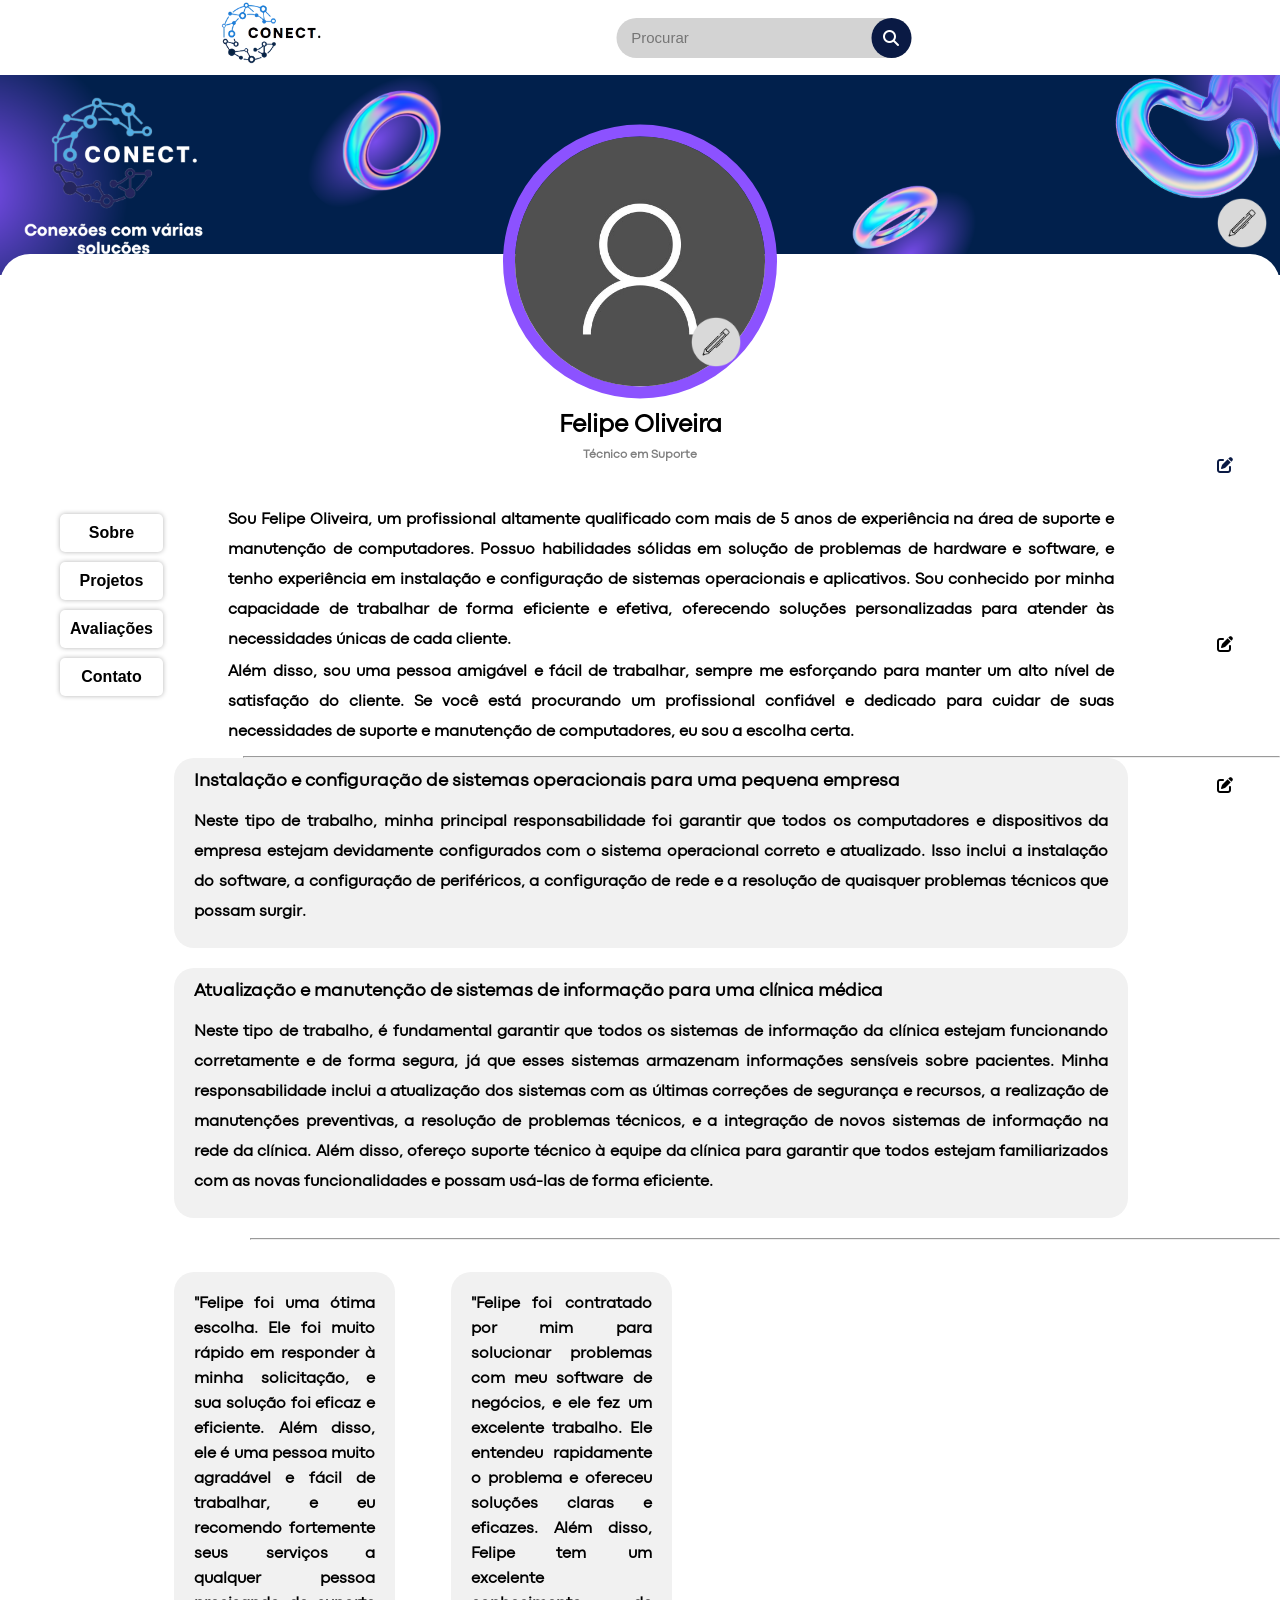
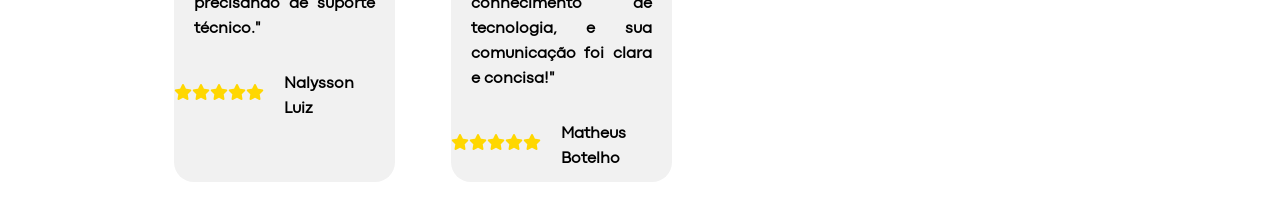
<file: perfil-editável-funcional-melhorado/perfil-felipe.html>
<!DOCTYPE html>
<html lang="pt-br">

<head>
    <meta charset="UTF-8">
    <meta http-equiv="X-UA-Compatible" content="IE=edge">
    <meta name="viewport" content="width=device-width, initial-scale=1.0">
    <link rel="stylesheet" href="./css/felipe.css">
    <link rel="stylesheet" href="./css/fonts.css">
    <title>Conect. - FELIPE OLIVEIRA</title>
    <link rel="icon" href="./img/Conect-icon2.png">
    <link rel="stylesheet" href="https://cdnjs.cloudflare.com/ajax/libs/font-awesome/6.3.0/css/all.css"
        integrity="sha512-+ouAqATs1y4kpPMCHfKHVJwf308zo+tC9dlEYK9rKe7kiP35NiP+Oi35rCFnc16zdvk9aBkDUtEO3tIPl0xN5w=="
        crossorigin="anonymous" referrerpolicy="no-referrer" />
</head>

<body>
    <header>
        <a href="../home/home.html"><img id='logo' src="./img/conect-logo.png" alt=""></a>

        <div class="search-box">
            <input class="search-txt" type="text" name="" placeholder="Procurar">
            <a class="search-btn" href="#">
                <i class="fas fa-search"></i>
            </a>
        </div>
    </header>

    <main>
        <div class="pai">
            <div>
                <div id="banner">
                    <img id="bannerImage" src="./img/banner-padrão.png" alt="">
                    <input type="file" id="bannerEdit" accept="image/*">
                </div>
                <div>
                    <label for="bannerEdit">
                        <img id="lapis1" src="./img/lapis.png">
                    </label>
                </div>
            </div>

            <div id="perfil">
                <div id="foto">
                    <img id="fototeste" src="./img/perfil-padrao.jpg" alt="">
                    <h5 contenteditable="true">Felipe Oliveira</h5>
                    <h6 contenteditable="true">Técnico em Suporte</h6>
                </div>

                <label id="perfilEdit" for="perfilEditInput">
                    <img id="lapis" src="./img/lapis.png">
                    <input type="file" id="perfilEditInput" accept="image/*">
                </label>

                <div id="texto">
                    <div id="ull">
                        <ul id="ul">
                            <li contenteditable="true">Sobre</li>
                            <li contenteditable="true">Projetos</li>
                            <li contenteditable="true">Avaliações</li>
                            <li contenteditable="true">Contato</li>
                        </ul>
                    </div>

                    <div id="txt" contenteditable="true">
                        <i id="lapis2" class="fa-solid fa-pen-to-square fa-beat"></i>
                        <p>
                            Sou Felipe Oliveira, um profissional altamente qualificado com mais de 5 anos de experiência
                            na área de suporte e manutenção de computadores. Possuo habilidades sólidas em solução de
                            problemas de hardware e software, e tenho experiência em instalação e configuração de
                            sistemas operacionais e aplicativos. Sou conhecido por minha capacidade de trabalhar de
                            forma eficiente e efetiva, oferecendo soluções personalizadas para atender às necessidades
                            únicas de cada cliente.
                        </p>

                        <p>
                            Além disso, sou uma pessoa amigável e fácil de trabalhar, sempre me esforçando para manter
                            um alto nível de satisfação do cliente. Se você está procurando um profissional confiável e
                            dedicado para cuidar de suas necessidades de suporte e manutenção de computadores, eu sou a
                            escolha certa.
                        </p>


                        <hr />

                    </div>
                </div>

                <div class="projetos">
                    <h5 id="title" contenteditable="true">Instalação e configuração de sistemas operacionais para uma
                        pequena empresa</h5>

                    <p contenteditable="true">
                        Neste tipo de trabalho, minha principal responsabilidade foi garantir que todos os computadores
                        e dispositivos da empresa estejam devidamente configurados com o sistema operacional correto e
                        atualizado. Isso inclui a instalação do software, a configuração de periféricos, a configuração
                        de rede e a resolução de quaisquer problemas técnicos que possam surgir.
                        <i id="lapis4" class="fa-solid fa-pen-to-square fa-beat"></i>

                    </p>
                </div>

                <div class="projetos">

                    <h5 id="title" contenteditable="true">Atualização e manutenção de sistemas de informação para uma
                        clínica médica</h5>
                    <p contenteditable="true">
                        Neste tipo de trabalho, é fundamental garantir que todos os sistemas de informação da clínica
                        estejam funcionando corretamente e de forma segura, já que esses sistemas armazenam informações
                        sensíveis sobre pacientes. Minha responsabilidade inclui a atualização dos sistemas com as
                        últimas correções de segurança e recursos, a realização de manutenções preventivas, a resolução
                        de problemas técnicos, e a integração de novos sistemas de informação na rede da clínica. Além
                        disso, ofereço suporte técnico à equipe da clínica para garantir que todos estejam
                        familiarizados com as novas funcionalidades e possam usá-las de forma eficiente.
                        <i id="lapis3" class="fa-solid fa-pen-to-square fa-beat"></i>

                    </p>
                </div>

                <hr id="hr2" />

                <div id="avaliacoes">
                    <div class="uh">
                        <p contenteditable="true">
                            "Felipe foi uma ótima escolha. Ele foi muito rápido em responder à minha solicitação, e sua
                            solução foi eficaz e eficiente. Além disso, ele é uma pessoa muito agradável e fácil de
                            trabalhar, e eu recomendo fortemente seus serviços a qualquer pessoa precisando de suporte
                            técnico."
                        </p>

                        <div class="todes">
                            <div class="icones">
                                <i class="fa-sharp fa-solid fa-star"></i>
                                <i class="fa-sharp fa-solid fa-star"></i>
                                <i class="fa-sharp fa-solid fa-star"></i>
                                <i class="fa-sharp fa-solid fa-star"></i>
                                <i class="fa-sharp fa-solid fa-star"></i>
                            </div>
                            <p contenteditable="true">Nalysson Luiz</p>
                        </div>

                    </div>
                    <div class="uh">
                        <p contenteditable="true">
                            "Felipe foi contratado por mim para solucionar problemas com meu software de negócios, e ele
                            fez um excelente trabalho. Ele entendeu rapidamente o problema e ofereceu soluções claras e
                            eficazes. Além disso, Felipe tem um excelente conhecimento de tecnologia, e sua comunicação
                            foi clara e concisa!"
                        </p>
                        <div class="todes">
                            <div class="icones">
                                <i class="fa-sharp fa-solid fa-star"></i>
                                <i class="fa-sharp fa-solid fa-star"></i>
                                <i class="fa-sharp fa-solid fa-star"></i>
                                <i class="fa-sharp fa-solid fa-star"></i>
                                <i class="fa-sharp fa-solid fa-star"></i>
                            </div>
                            <p contenteditable="true">Matheus Botelho</p>
                        </div>
                    </div>
                </div>

            </div>

        </div>

    </main>

    <script>
        // Função para atualizar a imagem de perfil
        document.getElementById('perfilEditInput').addEventListener('change', function (event) {
            var reader = new FileReader();
            reader.onload = function () {
                var output = document.getElementById('fototeste');
                output.src = reader.result;
            };
            reader.readAsDataURL(event.target.files[0]);
        });

        // Função para atualizar a imagem do banner
        document.getElementById('bannerEdit').addEventListener('change', function (event) {
            var reader = new FileReader();
            reader.onload = function () {
                var output = document.getElementById('bannerImage');
                output.src = reader.result;
            };
            reader.readAsDataURL(event.target.files[0]);
        });
    </script>
</body>

</html>
</file>
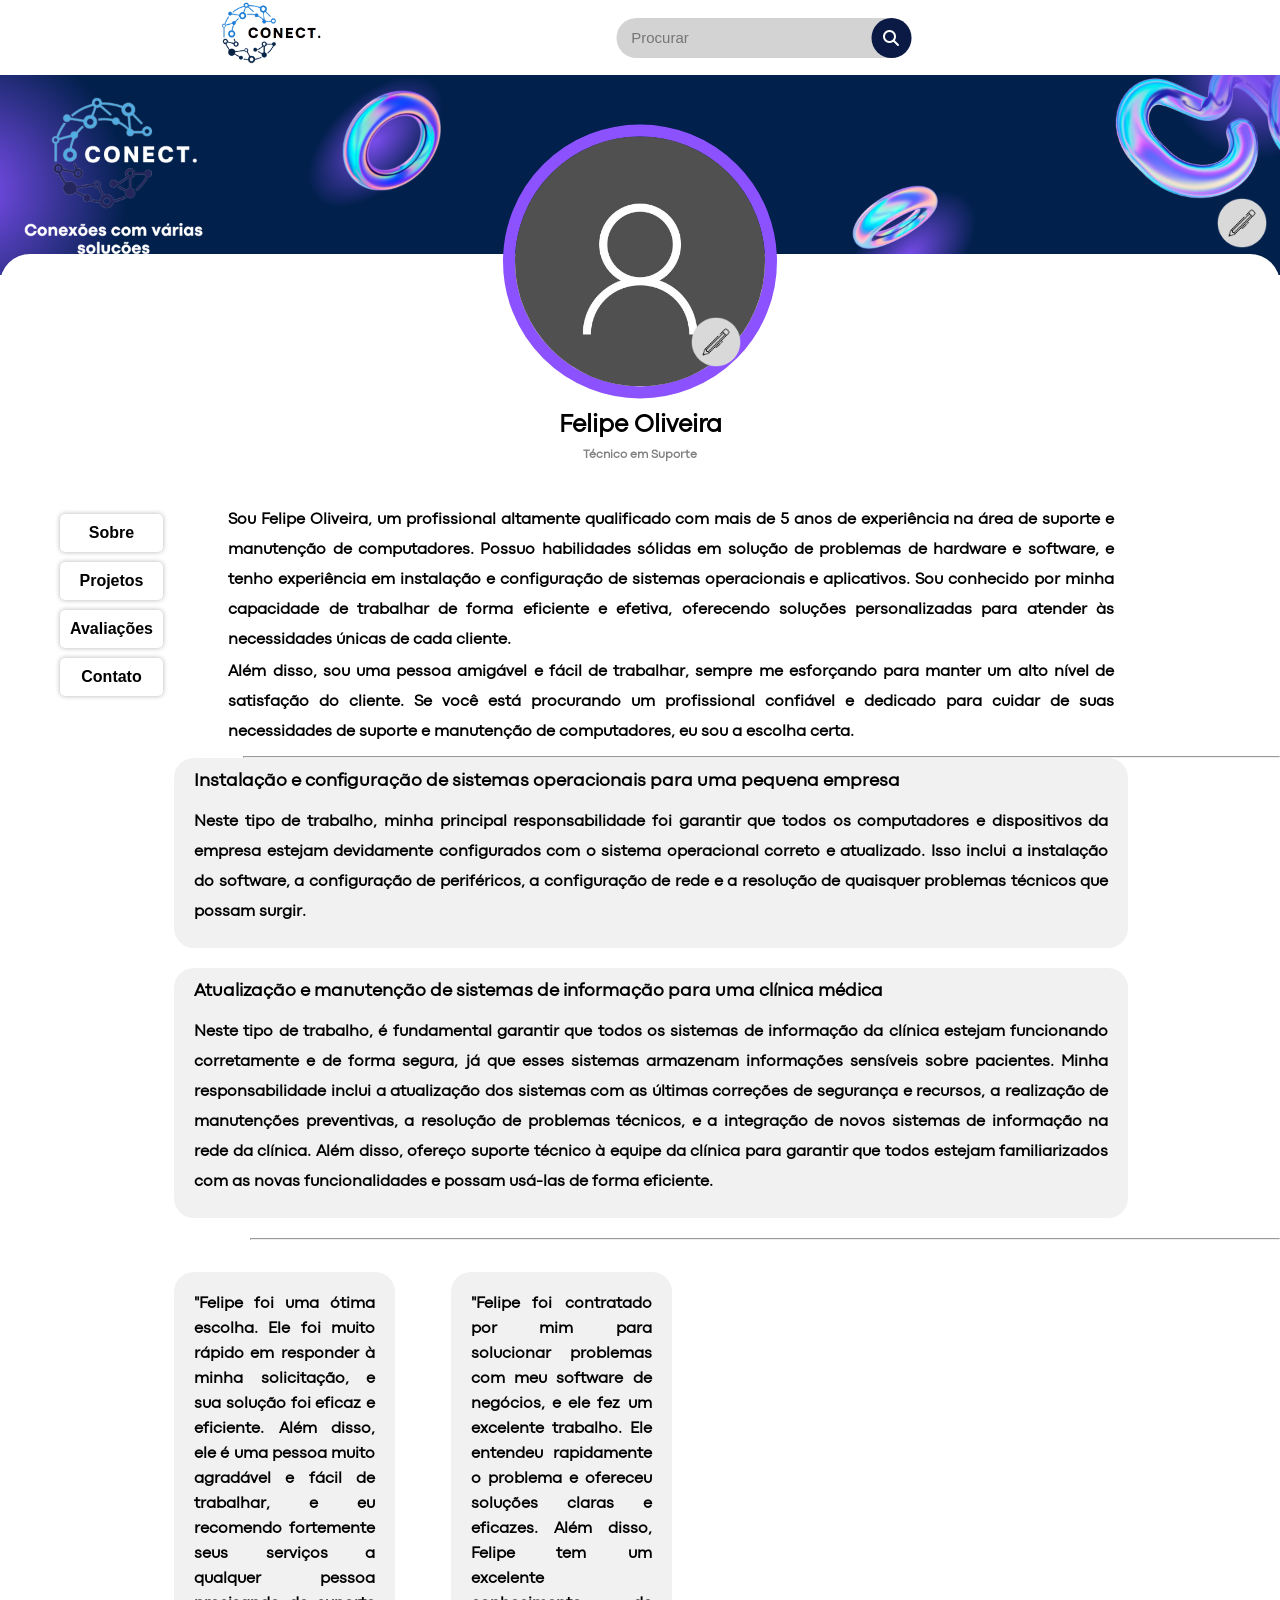
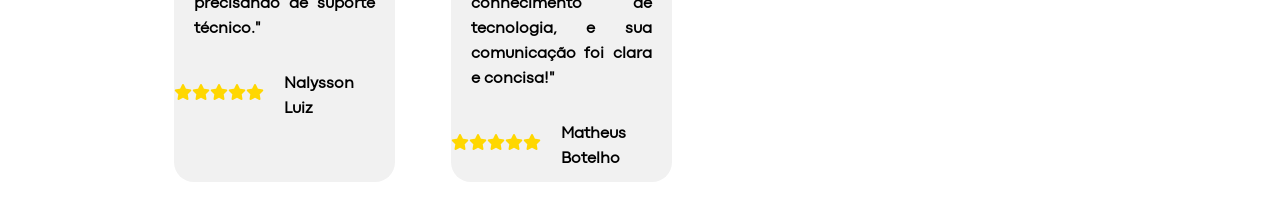
<file: perfil-editável-funcional/perfil-felipe.html>
<!DOCTYPE html>
<html lang="pt-br">
<head>
    <meta charset="UTF-8">
    <meta http-equiv="X-UA-Compatible" content="IE=edge">
    <meta name="viewport" content="width=device-width, initial-scale=1.0">
    <link rel="stylesheet" href="./css/felipe.css">
    <link rel="stylesheet" href="./css/fonts.css">
    <title>Conect. - FELIPE OLIVEIRA</title>
    <link rel="icon" href="./img/Conect-icon2.png">
    <link rel="stylesheet" href="https://cdnjs.cloudflare.com/ajax/libs/font-awesome/6.3.0/css/all.css" integrity="sha512-+ouAqATs1y4kpPMCHfKHVJwf308zo+tC9dlEYK9rKe7kiP35NiP+Oi35rCFnc16zdvk9aBkDUtEO3tIPl0xN5w==" crossorigin="anonymous" referrerpolicy="no-referrer" />
</head>
<body>
    <header>
        <a href="../home/home.html"><img id='logo' src="./img/conect-logo.png" alt=""></a>

        <div class="search-box">
            <input class="search-txt" type="text" name="" placeholder="Procurar">
            <a class="search-btn" href="#">
              <i class="fas fa-search"></i>
            </a>
        </div>
    </header>

    <main>
        <div class="pai">
            <div>
            <div id="banner">
                <img id="bannerImage" src="./img/banner-padrão.png" alt="">
                <input type="file" id="bannerEdit" accept="image/*">
            </div>
            <div>
                <label for="bannerEdit">
                    <img id="lapis1" src="./img/lapis.png">
                </label>
                
            </div>
            </div>
            
            
            <div id="perfil">
                <div id="foto">
                    <img id="fototeste" src="./img/perfil-padrao.jpg" alt="">
                    <h5>Felipe Oliveira</h5>
                    <h6>Técnico em Suporte</h6>
                </div>

                <label id="perfilEdit" for="perfilEditInput">
                    <img id="lapis" src="./img/lapis.png">
                    <input type="file" id="perfilEditInput" accept="image/*">
                </label>
                
               
                <div id="texto">
                    <div id="ull">
                        <ul id="ul">
                            <li>Sobre</li>
                            <li>Projetos</li>
                            <li>Avaliações</li>
                            <li>Contato</li>
                        </ul>
                    </div>

                    <div id="txt">
                        <p>
                            Sou Felipe Oliveira, um profissional altamente qualificado com mais de 5 anos de experiência na área de suporte e manutenção de computadores. Possuo habilidades sólidas em solução de problemas de hardware e software, e tenho experiência em instalação e configuração de sistemas operacionais e aplicativos. Sou conhecido por minha capacidade de trabalhar de forma eficiente e efetiva, oferecendo soluções personalizadas para atender às necessidades únicas de cada cliente.
                        </p>
                            
                        <p>
                            Além disso, sou uma pessoa amigável e fácil de trabalhar, sempre me esforçando para manter um alto nível de satisfação do cliente. Se você está procurando um profissional confiável e dedicado para cuidar de suas necessidades de suporte e manutenção de computadores, eu sou a escolha certa.
                        </p>

                        <hr/>
                        
                    </div>
                </div>

                <div class="projetos">
                    <h5 id="title">Instalação e configuração de sistemas operacionais para uma pequena empresa</h5>
                    <p>
                        Neste tipo de trabalho, minha principal responsabilidade foi garantir que todos os computadores e dispositivos da empresa estejam devidamente configurados com o sistema operacional correto e atualizado. Isso inclui a instalação do software, a configuração de periféricos, a configuração de rede e a resolução de quaisquer problemas técnicos que possam surgir.
                    </p>
                </div>

                <div class="projetos">
                    <h5 id="title">Atualização e manutenção de sistemas de informação para uma clínica médica</h5>
                    <p>
                        Neste tipo de trabalho, é fundamental garantir que todos os sistemas de informação da clínica estejam funcionando corretamente e de forma segura, já que esses sistemas armazenam informações sensíveis sobre pacientes. Minha responsabilidade inclui a atualização dos sistemas com as últimas correções de segurança e recursos, a realização de manutenções preventivas, a resolução de problemas técnicos, e a integração de novos sistemas de informação na rede da clínica. Além disso, ofereço suporte técnico à equipe da clínica para garantir que todos estejam familiarizados com as novas funcionalidades e possam usá-las de forma eficiente.
                    </p>
                </div>

                <hr id="hr2"/>

                <div id="avaliacoes">
                    <div class="uh">
                        <p>
                            "Felipe foi uma ótima escolha. Ele foi muito rápido em responder à minha solicitação, e sua solução foi eficaz e eficiente. Além disso, ele é uma pessoa muito agradável e fácil de trabalhar, e eu recomendo fortemente seus serviços a qualquer pessoa precisando de suporte técnico."
                        </p>

                        <div class="todes">
                            <div class="icones">
                                <i class="fa-sharp fa-solid fa-star"></i>
                                <i class="fa-sharp fa-solid fa-star"></i>
                                <i class="fa-sharp fa-solid fa-star"></i>
                                <i class="fa-sharp fa-solid fa-star"></i>
                                <i class="fa-sharp fa-solid fa-star"></i>
                            </div>
                            <p>Nalysson Luiz</p>
                        </div>

                    </div>
                    <div class="uh">
                        <p>
                            "Felipe foi contratado por mim para solucionar problemas com meu software de negócios, e ele fez um excelente trabalho. Ele entendeu rapidamente o problema e ofereceu soluções claras e eficazes. Além disso, Felipe tem um excelente conhecimento de tecnologia, e sua comunicação foi clara e concisa!"
                        </p>
                        <div class="todes">
                            <div class="icones">
                                <i class="fa-sharp fa-solid fa-star"></i>
                                <i class="fa-sharp fa-solid fa-star"></i>
                                <i class="fa-sharp fa-solid fa-star"></i>
                                <i class="fa-sharp fa-solid fa-star"></i>
                                <i class="fa-sharp fa-solid fa-star"></i>
                            </div>
                            <p>Matheus Botelho</p>
                        </div>
                    </div>
                </div>

            </div>

        </div>

    </main>

    <script>
        // Função para atualizar a imagem de perfil
        document.getElementById('perfilEditInput').addEventListener('change', function(event) {
            var reader = new FileReader();
            reader.onload = function() {
                var output = document.getElementById('fototeste');
                output.src = reader.result;
            };
            reader.readAsDataURL(event.target.files[0]);
        });

        // Função para atualizar a imagem do banner
        document.getElementById('bannerEdit').addEventListener('change', function(event) {
            var reader = new FileReader();
            reader.onload = function() {
                var output = document.getElementById('bannerImage');
                output.src = reader.result;
            };
            reader.readAsDataURL(event.target.files[0]);
        });
    </script>
</body>
</html>
</file>
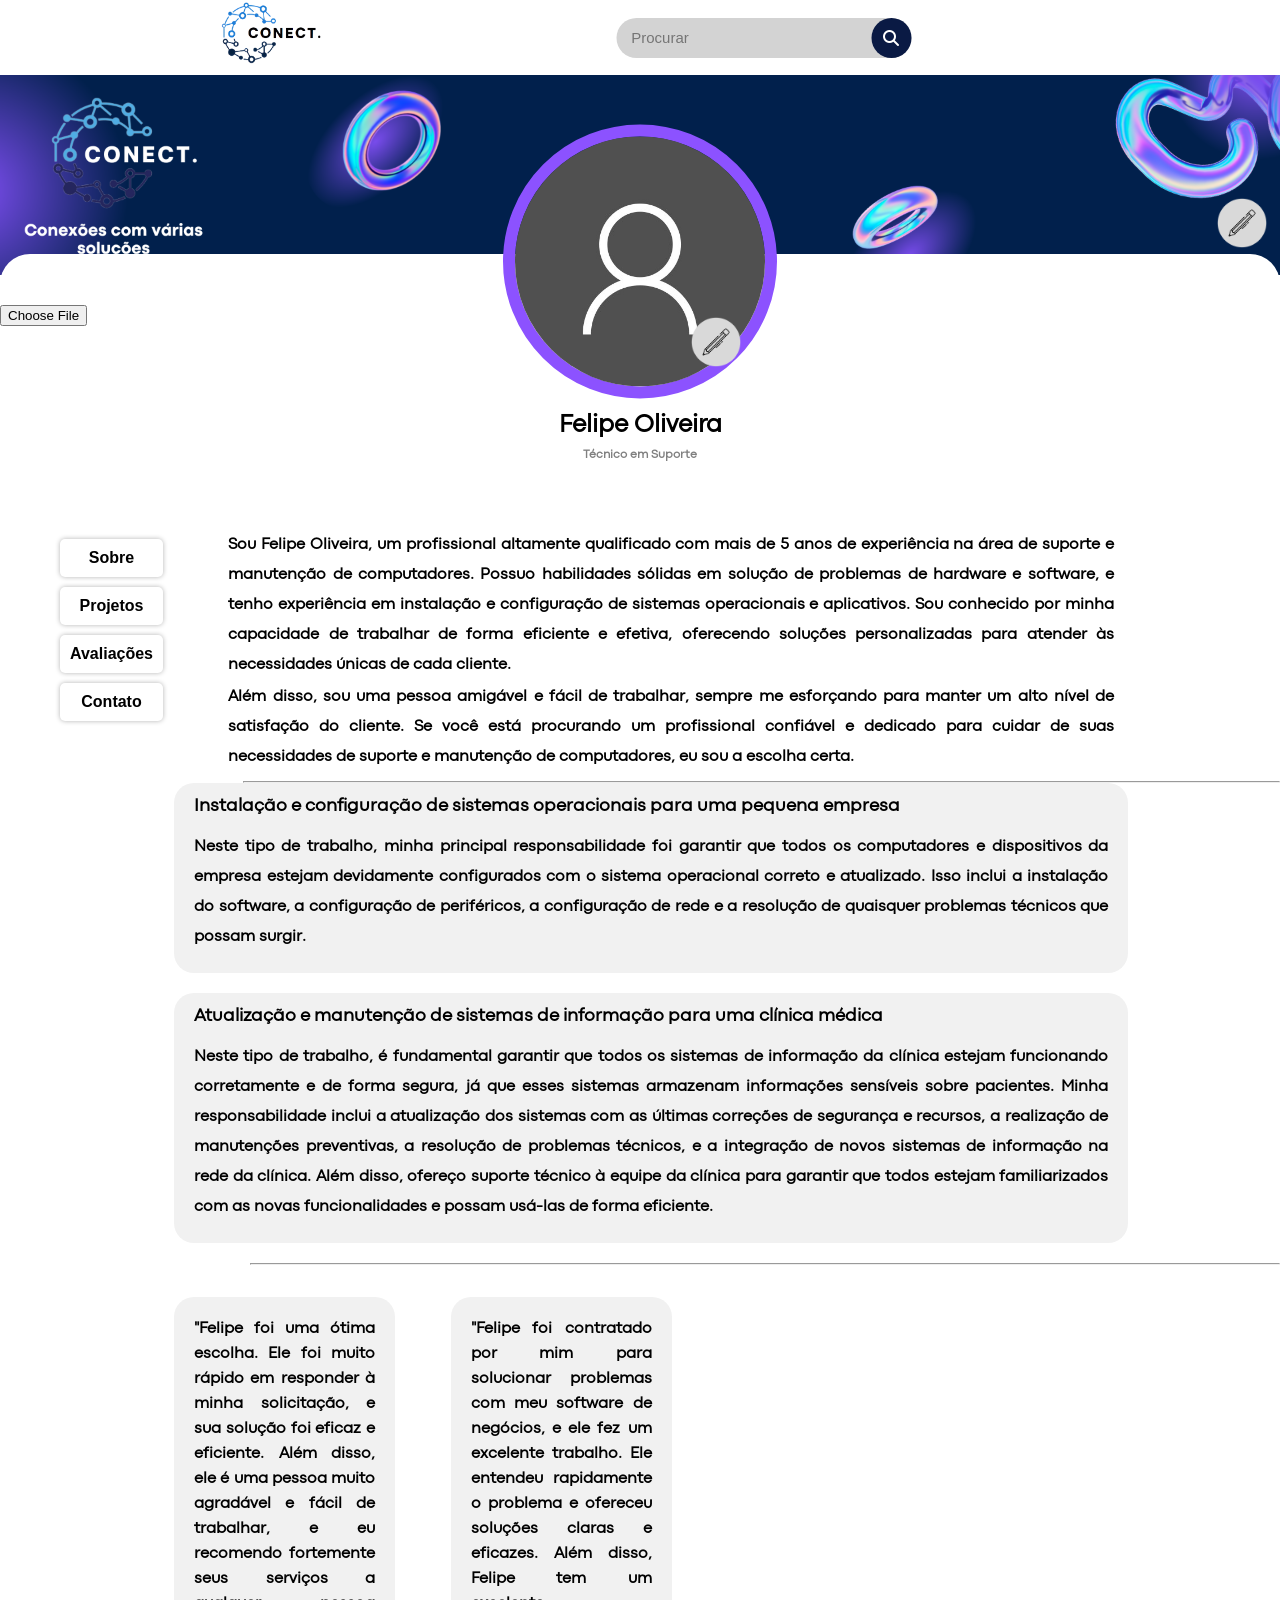
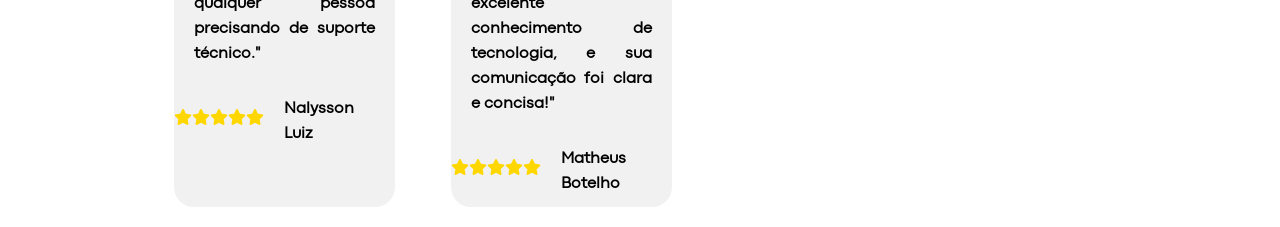
<file: perfil-editável/perfil-felipe.html>
<!DOCTYPE html>
<html lang="pt-br">
<head>
    <meta charset="UTF-8">
    <meta http-equiv="X-UA-Compatible" content="IE=edge">
    <meta name="viewport" content="width=device-width, initial-scale=1.0">
    <link rel="stylesheet" href="./css/felipe.css">
    <link rel="stylesheet" href="./css/fonts.css">
    <title>Conect. - FELIPE OLIVEIRA</title>
    <link rel="icon" href="./img/Conect-icon2.png">
    <link rel="stylesheet" href="https://cdnjs.cloudflare.com/ajax/libs/font-awesome/6.3.0/css/all.css" integrity="sha512-+ouAqATs1y4kpPMCHfKHVJwf308zo+tC9dlEYK9rKe7kiP35NiP+Oi35rCFnc16zdvk9aBkDUtEO3tIPl0xN5w==" crossorigin="anonymous" referrerpolicy="no-referrer" />
</head>
<body>
    <header>
        <a href="../home/home.html"><img id='logo' src="./img/conect-logo.png" alt=""></a>

        <div class="search-box">
            <input class="search-txt" type="text" name="" placeholder="Procurar">
            <a class="search-btn" href="#">
              <i class="fas fa-search"></i>
            </a>
        </div>
    </header>

    <main>
        <div class="pai">
            <div>
            <div id="banner">
                <img id="bannerImage" src="./img/banner-padrão.png" alt="">
                <input type="file" id="bannerEdit" accept="image/*">
            </div>
            <div>
                <label for="bannerEdit">
                    <img id="lapis1" src="./img/lapis.png">
                </label>
                
            </div>
            </div>
            
            
            <div id="perfil">
                <div id="foto">
                    <img id="fototeste" src="./img/perfil-padrao.jpg" alt="">
                    <h5>Felipe Oliveira</h5>
                    <h6>Técnico em Suporte</h6>
                </div>

                <label id="perfilEdit" for="perfilEditInput">
                    <img id="lapis" src="./img/lapis.png">
                </label>
                <input type="file" id="perfilEditInput" accept="image/*">
               
                <div id="texto">
                    <div id="ull">
                        <ul id="ul">
                            <li>Sobre</li>
                            <li>Projetos</li>
                            <li>Avaliações</li>
                            <li>Contato</li>
                        </ul>
                    </div>

                    <div id="txt">
                        <p>
                            Sou Felipe Oliveira, um profissional altamente qualificado com mais de 5 anos de experiência na área de suporte e manutenção de computadores. Possuo habilidades sólidas em solução de problemas de hardware e software, e tenho experiência em instalação e configuração de sistemas operacionais e aplicativos. Sou conhecido por minha capacidade de trabalhar de forma eficiente e efetiva, oferecendo soluções personalizadas para atender às necessidades únicas de cada cliente.
                        </p>
                            
                        <p>
                            Além disso, sou uma pessoa amigável e fácil de trabalhar, sempre me esforçando para manter um alto nível de satisfação do cliente. Se você está procurando um profissional confiável e dedicado para cuidar de suas necessidades de suporte e manutenção de computadores, eu sou a escolha certa.
                        </p>

                        <hr/>
                        
                    </div>
                </div>

                <div class="projetos">
                    <h5 id="title">Instalação e configuração de sistemas operacionais para uma pequena empresa</h5>
                    <p>
                        Neste tipo de trabalho, minha principal responsabilidade foi garantir que todos os computadores e dispositivos da empresa estejam devidamente configurados com o sistema operacional correto e atualizado. Isso inclui a instalação do software, a configuração de periféricos, a configuração de rede e a resolução de quaisquer problemas técnicos que possam surgir.
                    </p>
                </div>

                <div class="projetos">
                    <h5 id="title">Atualização e manutenção de sistemas de informação para uma clínica médica</h5>
                    <p>
                        Neste tipo de trabalho, é fundamental garantir que todos os sistemas de informação da clínica estejam funcionando corretamente e de forma segura, já que esses sistemas armazenam informações sensíveis sobre pacientes. Minha responsabilidade inclui a atualização dos sistemas com as últimas correções de segurança e recursos, a realização de manutenções preventivas, a resolução de problemas técnicos, e a integração de novos sistemas de informação na rede da clínica. Além disso, ofereço suporte técnico à equipe da clínica para garantir que todos estejam familiarizados com as novas funcionalidades e possam usá-las de forma eficiente.
                    </p>
                </div>

                <hr id="hr2"/>

                <div id="avaliacoes">
                    <div class="uh">
                        <p>
                            "Felipe foi uma ótima escolha. Ele foi muito rápido em responder à minha solicitação, e sua solução foi eficaz e eficiente. Além disso, ele é uma pessoa muito agradável e fácil de trabalhar, e eu recomendo fortemente seus serviços a qualquer pessoa precisando de suporte técnico."
                        </p>

                        <div class="todes">
                            <div class="icones">
                                <i class="fa-sharp fa-solid fa-star"></i>
                                <i class="fa-sharp fa-solid fa-star"></i>
                                <i class="fa-sharp fa-solid fa-star"></i>
                                <i class="fa-sharp fa-solid fa-star"></i>
                                <i class="fa-sharp fa-solid fa-star"></i>
                            </div>
                            <p>Nalysson Luiz</p>
                        </div>

                    </div>
                    <div class="uh">
                        <p>
                            "Felipe foi contratado por mim para solucionar problemas com meu software de negócios, e ele fez um excelente trabalho. Ele entendeu rapidamente o problema e ofereceu soluções claras e eficazes. Além disso, Felipe tem um excelente conhecimento de tecnologia, e sua comunicação foi clara e concisa!"
                        </p>
                        <div class="todes">
                            <div class="icones">
                                <i class="fa-sharp fa-solid fa-star"></i>
                                <i class="fa-sharp fa-solid fa-star"></i>
                                <i class="fa-sharp fa-solid fa-star"></i>
                                <i class="fa-sharp fa-solid fa-star"></i>
                                <i class="fa-sharp fa-solid fa-star"></i>
                            </div>
                            <p>Matheus Botelho</p>
                        </div>
                    </div>
                </div>

            </div>

        </div>

    </main>

    <script>
        // Função para atualizar a imagem de perfil
        document.getElementById('perfilEditInput').addEventListener('change', function(event) {
            var reader = new FileReader();
            reader.onload = function() {
                var output = document.getElementById('fototeste');
                output.src = reader.result;
            };
            reader.readAsDataURL(event.target.files[0]);
        });

        // Função para atualizar a imagem do banner
        document.getElementById('bannerEdit').addEventListener('change', function(event) {
            var reader = new FileReader();
            reader.onload = function() {
                var output = document.getElementById('bannerImage');
                output.src = reader.result;
            };
            reader.readAsDataURL(event.target.files[0]);
        });
    </script>
</body>
</html>
</file>
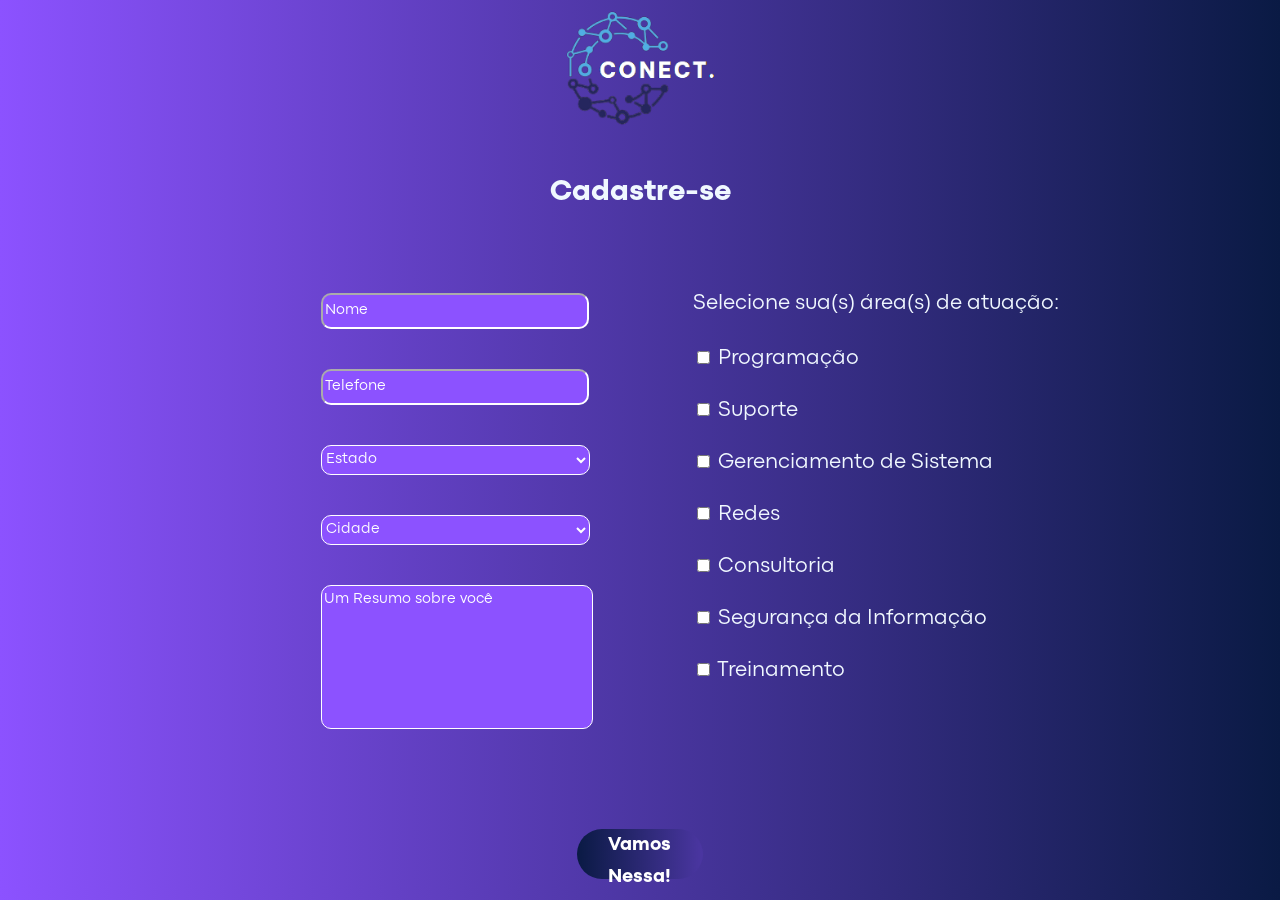
<file: Projeto-Integrador-main/Projeto-Integrador/formulário-freelancer/formulario-freelancer-2.html>
<!DOCTYPE html>
<html lang="pt-br">
<head>
    <meta charset="UTF-8">
    <meta http-equiv="X-UA-Compatible" content="IE=edge">
    <meta name="viewport" content="width=device-width, initial-scale=1.0">
    <link rel="stylesheet" href="css/style-2.css">
    <link rel="stylesheet" type="text/css" href="css/fonts.css">

    <title>Cadastro Freelancer - Conect.</title>
    <link rel="icon" href="./img/letra-c.png">
</head>
<body>
    <div>
        <div>
            <div id="topo">
                <img src="img/conect-logo-white.png">
                <h2>Cadastre-se</h2>
            </div>
        </div> 
            
        <div id="cadastro">
            <div id="caixasTexto">
   
                <input type="text" title="Nome" class="input" placeholder="Nome">
            
                <input type="tel" class="input"  placeholder="Telefone">
        
                <select name="Cidade" width="260px" type="text" class="select"  placeholder="Estado">
                    <option value="">Estado</option>
                    <option value="MG">Minas Gerais</option>
                    <option value="ES">Espírito Santo</option>
                    <option value="RJ">Rio de Janeiro</option>
                    <option value="SP">São Paulo</option>
                </select>

                <select name="Cidade" width="260px" type="text" class="select"  placeholder="Cidade">
                    <option value="">Cidade</option>
                    <option value="">Belo Horizonte</option>
                    <option value="">Rio de Janeiro</option>
                    <option value="">São Paulo</option>
                    <option value="">Vitória</option>
                </select>

                <textarea rows=6 class="resumo" style="resize: none"   placeholder="Um Resumo sobre você"></textarea>
                
            </div>
        
            <div id="checkbox">
                <div>
                    <p>Selecione sua(s) área(s) de atuação:</p>
                </div>
                <div>
                    <input type="checkbox">
                    <label>Programação</label>
                </div>
                <div>
                    <input type="checkbox">
                    <label>Suporte</label>
                </div>
                <div>
                    <input type="checkbox">
                    <label>Gerenciamento de Sistema</label>
                </div>
                <div>
                    <input type="checkbox">
                    <label>Redes</label>
                </div>
                <div>
                    <input type="checkbox">
                    <label>Consultoria</label>
                </div>
                <div>
                    <input type="checkbox">
                    <label>Segurança da Informação</label>
                </div>
                <div>
                    <input type="checkbox">
                    <label>Treinamento</label>
                </div>
            </div>
        </div>

        <div id="botao">
            <button type="submit">
                <a href="../home/home.html" class="go">Vamos Nessa!</a>
            </button> 
        </div>
    </div>
    <script type="text/javascipt" src="js/localidade.js"></script>
    <script type="text/javascipt" src="js/style.js"></script>
    
</body>
</html>

<!--
<div class="container">
    <div class="login-content">
        <form action="index.html">
            <img src="img/conect-logo-white.png">
            <h2 class="title">Cadastre-se</h2>
               <div class="input-div one">
                  <div class="i">
                        <i class="fas fa-user"></i>
                  </div>
                  <div class="div">
                        p>E-mail</p>
                        <input type="email" class="input">
                  </div>
               </div>
               <div class="input-div pass">
                  <div class="i"> 
                       <i class="fas fa-lock"></i>
                  </div>
                  <div class="div">
                       <p>Senha</p>
                       <input type="password" class="input">
                  </div>
               </div>
            </div>
            <a href="../home/home.html" class="forget">Esqueci minha senha</a>
            <button class="btn">
                <a href="../home/home.html" class="go">Vamos Nessa!</a>
            </button>
        </form>
    </div>
</div>-->
</file>
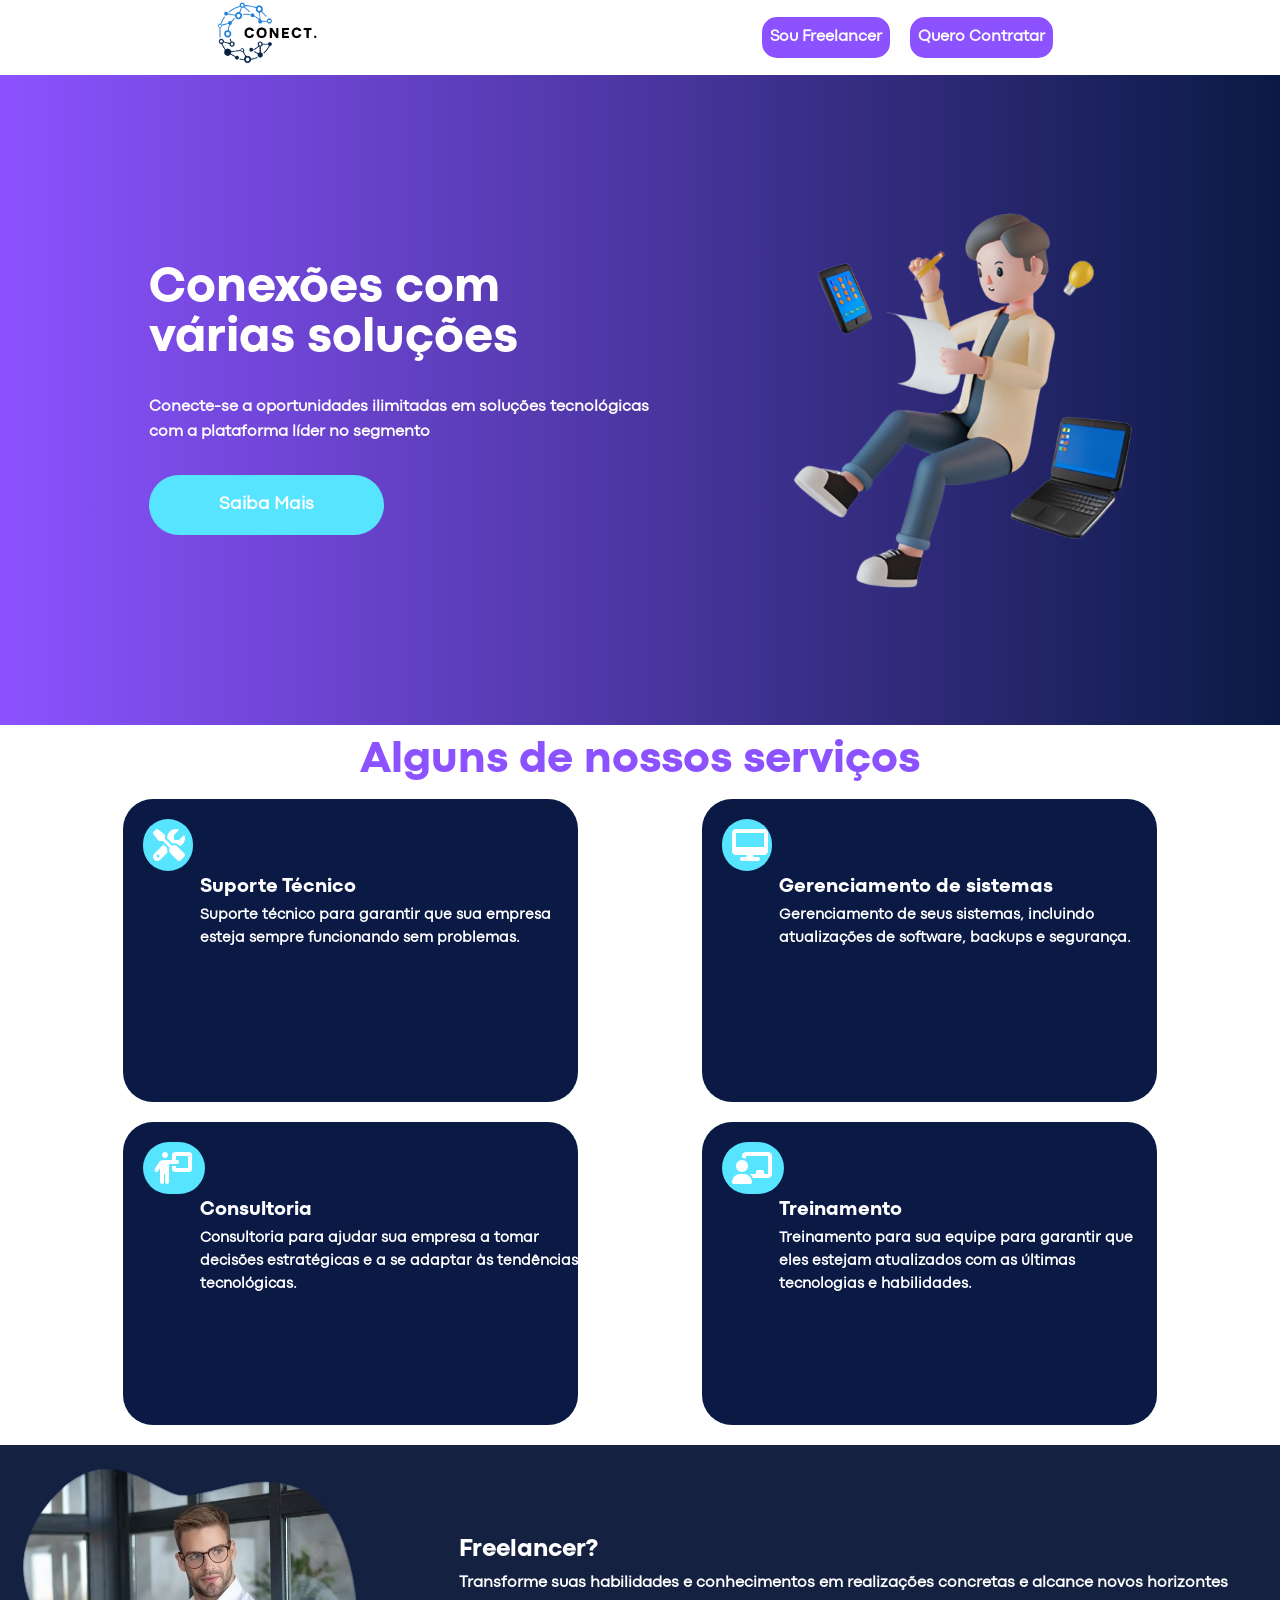
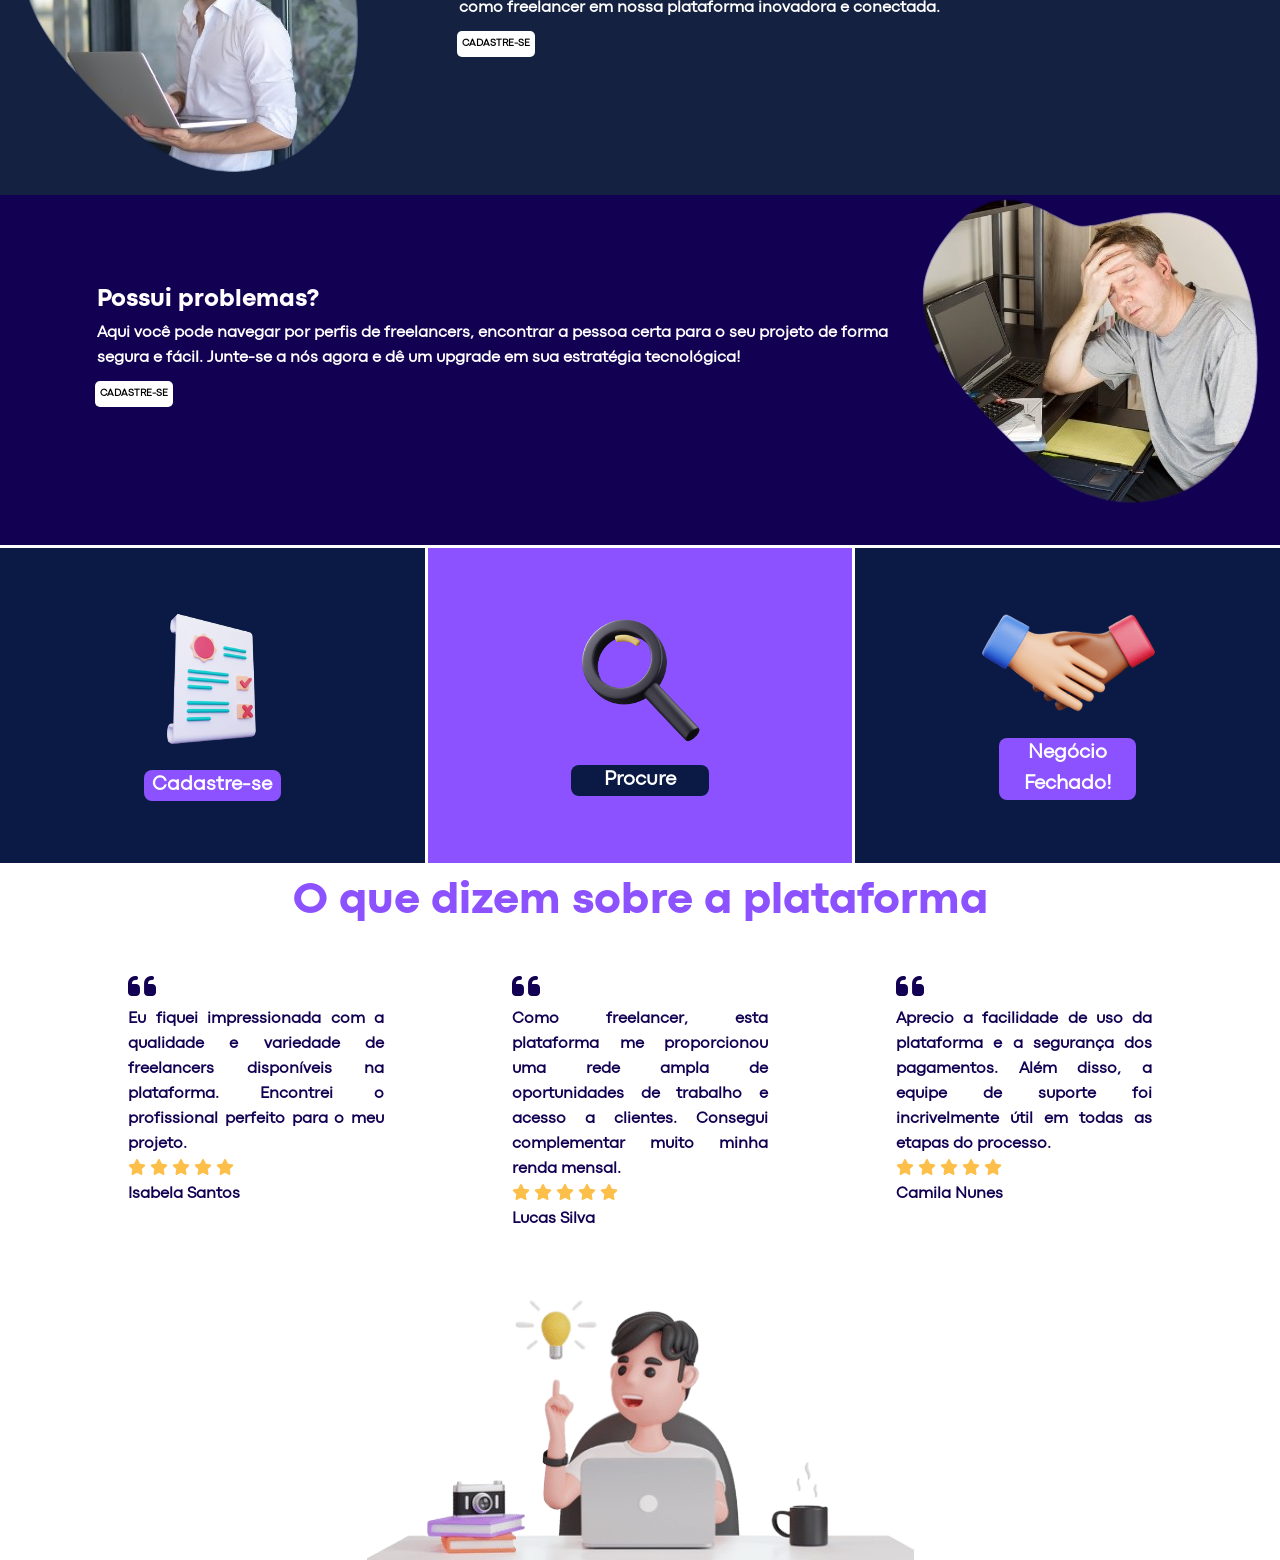
<file: Projeto-Integrador-main/Projeto-Integrador/home/home.html>
<!DOCTYPE html>
<html lang="pt-br">
<head>
    <meta charset="UTF-8">
    <meta http-equiv="X-UA-Compatible" content="IE=edge">
    <meta name="viewport" content="width=device-width, initial-scale=1.0">
    <link rel="stylesheet" href="./css/style.css">
    <link rel="stylesheet" href="./css/fonts.css">
    <title>Conect.</title>
    <link rel="icon" href="./img/letra-c.png">
    <link rel="stylesheet" href="https://cdnjs.cloudflare.com/ajax/libs/font-awesome/6.3.0/css/all.css" integrity="sha512-+ouAqATs1y4kpPMCHfKHVJwf308zo+tC9dlEYK9rKe7kiP35NiP+Oi35rCFnc16zdvk9aBkDUtEO3tIPl0xN5w==" crossorigin="anonymous" referrerpolicy="no-referrer" />
</head>
<body>
    <header>
        <a href="home.html"><img id='logo' src="./img/conect-logo.png" alt=""></a>
        
        <ul>
            <li><a id="freelancer-login" href="../formulário-freelancer/formulario-freelancer.html">Sou Freelancer</a></li>
            <li><a id="cliente-login" href="../procurar-Tecnico/procurar.html">Quero Contratar</a></li>
        </ul>
    </header>
    <main>
        <div id="primeiro">
            <aside>
                <h2 class="chamada">Conexões com</h2>
                <h2 class="chamada">várias soluções</h2>

                <p>Conecte-se a oportunidades ilimitadas em soluções tecnológicas com a plataforma líder no segmento</p>

                <a href="#segundo"><input id="btn-saiba-mais" type="button" value="Saiba Mais"></a>
            </aside>

            <img id="personagem" src="./img/3d-main.png" alt="">
        </div>

        <div id="segundo">
            <h2 class="titulo2">Alguns de nossos serviços</h2>
            <div id="sup-ger">
                <div id="suporte">
                    <div id="testee">
                        <i class="fa-solid fa-screwdriver-wrench fa-2x ferramenta"></i>
                        <h6>Suporte Técnico</h6>
                    </div>
                    <p>
                        Suporte técnico para garantir que sua empresa esteja sempre funcionando sem problemas.
                    </p>
                </div>
                <div id="gerenciamento">
                    <i class="fa-solid fa-desktop fa-2x computador"></i>
                    <h6>Gerenciamento de sistemas</h6>
                    <p>
                        Gerenciamento de seus sistemas, incluindo atualizações de software, backups e segurança.
                    </p>
                </div>
            </div>
            <div id="consul-trei">
                <div id="consultoria">
                    <i class="fa-solid fa-person-chalkboard fa-2x consultoria"></i>
                    <h6>Consultoria</h6>
                    <p>
                        Consultoria para ajudar sua empresa a tomar decisões estratégicas e a se adaptar às tendências tecnológicas.
                    </p>
                </div>
                <div id="treinamento">
                    <i class="fa-solid fa-chalkboard-user fa-2x treinamento"></i>
                    <h6>Treinamento</h6>
                    <p>
                        Treinamento para sua equipe para garantir que eles estejam atualizados com as últimas tecnologias e habilidades.
                    </p>
                </div>
            </div>
        </div>

        <div id="terceiro">
            <div id="freelancer-cad">
                <aside id="freelancer-img">
                    <img src="./img/freelancer-img.png"/>
                </aside>

                <div id="freelancer-txt">
                    <h6>
                        Freelancer?
                    </h6>
                    <p>
                        Transforme suas habilidades e conhecimentos em realizações concretas e alcance novos horizontes como freelancer em nossa plataforma inovadora e conectada.
                    </p>
                    <a href="../formulário-freelancer/formulario-freelancer.html"><input id="btn-cadastro-freelancer" type="button" value="CADASTRE-SE"></a>
                </div>
             </div>
            <div id="cliente">
                <div id="cliente-txt">
                    <h6>
                        Possui problemas?
                    </h6>
                    <p>
                        Aqui você pode navegar por perfis de freelancers, encontrar a pessoa certa para o seu projeto de forma segura e fácil. Junte-se a nós agora e dê um upgrade em sua estratégia tecnológica!
                    </p>
                    <a href="../procurar-Tecnico/procurar.html"><input id="btn-cadastro-freelancer" type="button" value="CADASTRE-SE"></a>
                </div>

                <div id="cliente-img">
                    <img src="./img/cliente-img.png"/>
                </div>
            </div>
        </div>

        <div id="quarto">
            <div id="cadastre-se">
                <img src="./img/cadastre-se.png" alt="">
                <p>Cadastre-se</p>
            </div>
            <div id="procure">
                <img src="./img/procure.png" alt="">
                <p>Procure</p>
            </div>
            <div id="negocio">
                <img src="./img/negocio.png" alt="">
                <p>Negócio Fechado!</p>
            </div>
        </div>

        <div id="quinto">
            <h2 class="titulo2">O que dizem sobre a plataforma</h2>
            <div id="avaliacoes">
                <div id="aval-isabela">
                    <i class="fa-sharp fa-solid fa-quote-left fa-2x aspas"></i>
                    <p>
                        Eu fiquei impressionada com a qualidade e variedade de freelancers disponíveis na plataforma. Encontrei o profissional perfeito para o meu projeto.
                    </p>
                    <i class="fa-solid fa-star star"></i>
                    <i class="fa-solid fa-star star"></i>
                    <i class="fa-solid fa-star star"></i>
                    <i class="fa-solid fa-star star"></i>
                    <i class="fa-solid fa-star star"></i>
                    <p>Isabela Santos</p>
                </div>

                <div id="aval-lucas">
                    <i class="fa-sharp fa-solid fa-quote-left fa-2x aspas"></i>
                    <p>
                        Como freelancer, esta plataforma me proporcionou uma rede ampla de oportunidades de trabalho e acesso a clientes. Consegui complementar muito minha renda mensal.
                    </p>
                    <i class="fa-solid fa-star star"></i>
                    <i class="fa-solid fa-star star"></i>
                    <i class="fa-solid fa-star star"></i>
                    <i class="fa-solid fa-star star"></i>
                    <i class="fa-solid fa-star star"></i>
                    <p>Lucas Silva</p>
                </div>

                <div id="aval-camila">
                    <i class="fa-sharp fa-solid fa-quote-left fa-2x aspas"></i>
                    <p>
                        Aprecio a facilidade de uso da plataforma e a segurança dos pagamentos. Além disso, a equipe de suporte foi incrivelmente útil em todas as etapas do processo.
                    </p>
                    <i class="fa-solid fa-star star"></i>
                    <i class="fa-solid fa-star star"></i>
                    <i class="fa-solid fa-star star"></i>
                    <i class="fa-solid fa-star star"></i>
                    <i class="fa-solid fa-star star"></i>
                    <p>Camila Nunes</p>
                </div>
            </div>

            <img src="./img/pensando.png" alt="" id="img-teste">
        </div>
    </main>
</body>
</html>
</file>
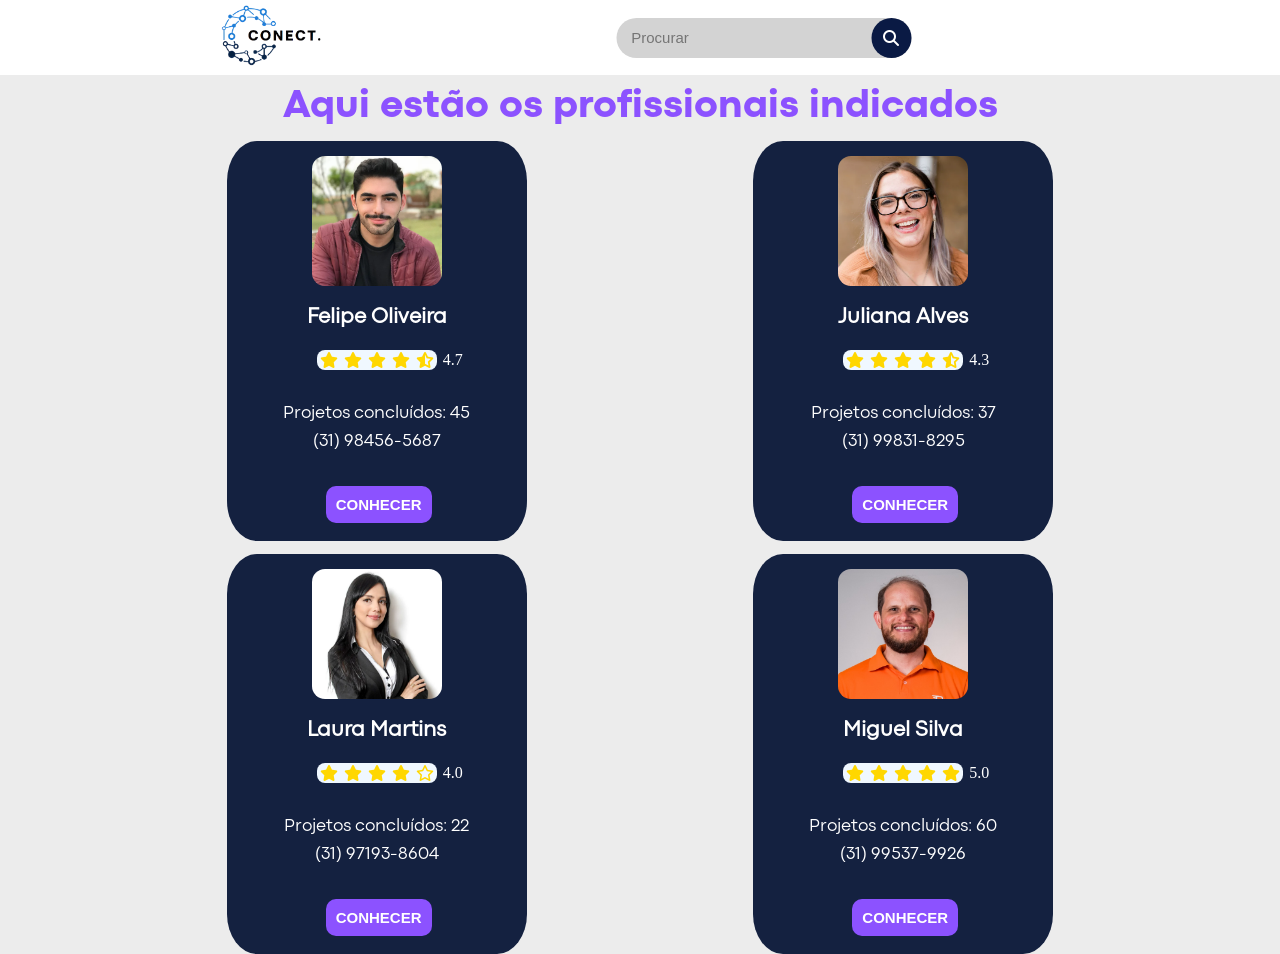
<file: Projeto-Integrador-main/Projeto-Integrador/pag-perfis/escolha-perfil.html>
<!DOCTYPE html>
<html lang="pt-br">

<head>
    <meta charset="UTF-8">
    <meta http-equiv="X-UA-Compatible" content="IE=edge">
    <meta name="viewport" content="width=], initial-scale=1.0">
    <link rel="stylesheet" type="text/css" href="./style.css" />
    <link rel="stylesheet" href="css/font.css">
    <link rel="stylesheet" href="https://cdnjs.cloudflare.com/ajax/libs/font-awesome/6.3.0/css/all.min.css" integrity="sha512-SzlrxWUlpfuzQ+pcUCosxcglQRNAq/DZjVsC0lE40xsADsfeQoEypE+enwcOiGjk/bSuGGKHEyjSoQ1zVisanQ==" crossorigin="anonymous" referrerpolicy="no-referrer" />

    <title>Conect. - ESCOLHA O PROFISSIONAL</title>
    <link rel="icon" href="img/letra-c.png">
</head>

<body>

    <header>
        <a href="../home/home.html"><img id='logo' src="./img/conect-logo.png" alt=""></a>

        <div class="search-box">
            <input class="search-txt" type="text" name="" placeholder="Procurar">
            <a class="search-btn" href="#">
              <i class="fas fa-search"></i>
            </a>
        </div>
    </header>

    <div id="titulo">
        Aqui estão os profissionais indicados
    </div>

    <!-- Parte do Felipe -->
    <div id="felipe-juliana">
        <div id="fundo">
            <div id="freelancer-cad">


                <img src="./img/felipe.png" id="felipe-img" />


                <div id="titulofelipe-txt">
                    <h6>
                        Felipe Oliveira
                    </h6>
                </div>

                <div id="notas-fundo">

                    <div id="estrela">
                        <i class="fa-solid fa-star estrelas"></i>
                        <i class="fa-solid fa-star estrelas"></i>
                        <i class="fa-solid fa-star estrelas"></i>
                        <i class="fa-solid fa-star estrelas"></i>
                        <i class="fa-solid fa-star-half-stroke estrelas"></i>
                    </div>

                    <div id="notas">
                        <p>4.7</p>
                    </div>

                </div>

                <div id="felipe-txt">
                    <p>
                        Projetos concluídos: 45
                    </p>

                    <div id="felipe-numero">

                        <p>
                            (31) 98456-5687
                        </p>
                    </div>

                </div>

                <a href="../perfil/perfil.html"><input id="btn-cadastro-freelancer" type="button" value="CONHECER"></a>
            </div>
        </div>

        <!-- Parte do Felipe -->


        


        <!-- Parte do Juliana -->


        <div id="fundo-juliana">
            <div id="freelancer-cad">


                <img src="./img/juliana.png" id="felipe-img" />


                <div id="titulofelipe-txt">
                    <h6>
                        Juliana Alves
                    </h6>
                </div>

                <div id="notas-fundo">

                    <div id="estrela">
                        <i class="fa-solid fa-star estrelas"></i>
                        <i class="fa-solid fa-star estrelas"></i>
                        <i class="fa-solid fa-star estrelas"></i>
                        <i class="fa-solid fa-star estrelas"></i>
                        <i class="fa-solid fa-star-half-stroke estrelas"></i>
                    </div>

                    <div id="notas">
                        <p>4.3</p>
                    </div>

                </div>

                <div id="felipe-txt">
                    <p>
                        Projetos concluídos: 37
                    </p>

                    <div id="felipe-numero">

                        <p>
                            (31) 99831-8295
                        </p>
                    </div>

                </div>

                <input id="btn-cadastro-freelancer" type="button" value="CONHECER">
            </div>
        </div>
    </div>
    <!-- Parte da Juliana acima -->

    <!-- Parte do Laura -->
    <div id="laura-miguel">
        <div id="fundo">
            <div id="freelancer-cad">


                <img src="./img/laura.png" id="felipe-img" />


                <div id="titulofelipe-txt">
                    <h6>
                        Laura Martins
                    </h6>
                </div>

                <div id="notas-fundo">

                    <div id="estrela">
                        <i class="fa-solid fa-star estrelas"></i>
                        <i class="fa-solid fa-star estrelas"></i>
                        <i class="fa-solid fa-star estrelas"></i>
                        <i class="fa-solid fa-star estrelas"></i>
                        <i class="fa-regular fa-star estrelas"></i>
                    </div>

                    <div id="notas">
                        <p>4.0</p>
                    </div>

                </div>

                <div id="felipe-txt">
                    <p>
                        Projetos concluídos: 22
                    </p>

                    <div id="felipe-numero">

                        <p>
                            (31) 97193-8604
                        </p>
                    </div>

                </div>

                <input id="btn-cadastro-freelancer" type="button" value="CONHECER">
            </div>
        </div>

        <!-- Parte do Laura -->

        <!-- Parte da Miguel abaixo -->


        <div id="fundo-miguel">
            <div id="freelancer-cad">


                <img src="./img/miguel.png" id="felipe-img" />


                <div id="titulofelipe-txt">
                    <h6>
                        Miguel Silva
                    </h6>
                </div>

                <div id="notas-fundo">

                    <div id="estrela">
                        <i class="fa-solid fa-star estrelas"></i>
                        <i class="fa-solid fa-star estrelas"></i>
                        <i class="fa-solid fa-star estrelas"></i>
                        <i class="fa-solid fa-star estrelas"></i>
                        <i class="fa-solid fa-star estrelas"></i>
                    </div>

                    <div id="notas">
                        <p>5.0</p>
                    </div>

                </div>

                <div id="felipe-txt">
                    <p>
                        Projetos concluídos: 60
                    </p>

                    <div id="felipe-numero">

                        <p>
                            (31) 99537-9926
                        </p>
                    </div>

                </div>

                <input id="btn-cadastro-freelancer" type="button" value="CONHECER">
            </div>
        </div>
    </div>



</body>

</html>
</file>
<file: perfil-editável-funcional-melhorado/css/felipe.css>
*{
  margin: 0;
  padding: 0;
  border: 0;
}

#edita {
  display: none;
}


html{
 scroll-behavior: smooth;
}

body{
  color: white;
  font-family: 'codecpro';
  font-weight: bold;
  font-size: 16px;
  margin: 0 auto;
}

hr {
  display: block;
  margin-top: 0.5em;
  margin-left: 70px;
  border-style: inset;
  border-width: 1px;
}

#hr2 {
  display: block;
  margin-top: 0.5em;
  margin-left: 250px;
  margin-bottom: 2em;
  border-style: inset;
  border-width: 1px;
}

header{
  display: flex;
  flex-direction: row;
  justify-content: space-around;
  align-items: center;
  background-color: white;
  height: 75px;
}

#logo{
  width: 100px;
}

.search-box{
  transform: translate(-50%,-50%);
  background-color: lightgray;
  height: 40px;
  border-radius: 40px;
  margin-top: 40px; 
}

.search-txt{
  margin-left: 15px;
}
  
.search-box:hover > .search-txt{
  width: 240px;
  padding: 0 5px;
  transition: 0.5s;
  
}
  
.search-box:hover > .search-btn{
  background: none;
  transition: 0.5s;
}
  
  
.search-btn{
  color: white;
  float: right;
  width: 40px;
  height: 40px;
  border-radius: 50%;
  background: #0A1A44;
  display: flex;
  justify-content: center;
  align-items: center;
  text-decoration: none;
}
  
.search-txt{
  border: none;
  background: none;
  outline: none;
  float: left;
  padding: 0;
  color: black;
  font-size: 15px;
  transition: 0.3s;
  line-height: 40px;
  width: 240px;
}

#banner img {
  width: 100%;
}

#foto {
  position: absolute;
  text-align: center;
  top: 10%;
  left: 50%;
  transform: translate(-50%, -60%);
  color: black;
}

#foto img{
  border: 12px solid #8C52FF;
  border-radius: 100%;
  width: 250px;
}

#lapis{
  width: 50px;
  margin-left: 54%;
  margin-top: 1%;
  cursor: pointer;
  position: absolute;
  display: flex;
}

#lapis1{
    width: 50px;
    height: 50px;
    margin-top: 8%;
    cursor: pointer;
    position: absolute;
    top: 10%;
    right: 1%;
}
#lapis2{
    width: 50px;
    height: 50px;
    margin-top: 10%;
    cursor: pointer;
    position: absolute;
    top: 10%;
    right: 1%;
}
#lapis3{
    width: 50px;
    height: 50px;
    margin-top: 35%;
    cursor: pointer;
    position: absolute;
    top: 10%;
    right: 1%;
}
#lapis4{
  width: 50px;
  height: 50px;
  margin-top: 24%;
  cursor: pointer;
  position: absolute;
  top: 10%;
  right: 1%;
}

#bannerEdit{
  width: 10px;
  height: 10px;
  margin-left: 30%;
  margin-top: 20%;
  cursor: pointer;
  position: absolute;
  display: flex;
}

#foto h5{
  font-size: 25px;
}

#foto h6{
  font-size: 12px;
  color: gray;
}

#perfil{
  background-color: white;
  margin-top: -30px;
  border-radius: 30px 30px 0 0;
  width: 100%;
  height: 700px;
  padding-top: 50px;
  position: absolute;
}

#texto{
  color: #0A1A44;
  display: flex;
  flex-direction: row;
  margin-top: 200px;
}

#texto p{
  color: black;
  max-width: 80%;
  text-align: justify;
  margin-left: 5%;
  margin-top: 0.2%;
  line-height: 30px;
}

#perfil h5{
  color: black;
  font-size: 15;
}

.pai {
  position: relative;
}

#ul {
  list-style: none;
  margin: 0;
  padding: 0;
  font-family: Arial, sans-serif;
  margin-left: 50px;
}

#ul li {
  color: black;
  text-align: center;
  margin: 10px;
  padding: 10px;
  border-radius: 5px;
  background-color: white;
  box-shadow: 0 0 5px rgba(0, 0, 0, 0.3);
  cursor: pointer;
  transition: background-color 0.2s ease;
}

#ul li:hover {
  background-color: #ddd;
}

.projetos{
  max-width: 73%;
  margin-left: 13.6%;
  border-radius: 20px;
  background-color: #F1F1F1;
  margin-bottom: 20px;
  padding: 10px;
}

.projetos h5{
  font-family: 'codecprobold';
  font-size: 18px;
  padding-left: 10px;
}

.projetos p{
  color: black;
  text-align: justify;
  margin-top: 0.2%;
  line-height: 30px;
  padding: 10px;
}

#avaliacoes{
 display: inline-flex;  
 margin-left: 13.6%;
}

.uh{
  max-width: 20%;
  margin-right: 5%;
  border-radius: 20px;
  background-color: #F1F1F1;
  margin-bottom: 20px;
}

#avaliacoes p{
  color: black;
  padding: 10px;
  text-align: justify;
  margin: 10px 10px 0 10px;
}

.fa-star{
  color: gold;
}

.icones{
  display: flex;
  flex-direction: row;
}

.todes{
  display: flex;
  flex-direction: row;
  width: 100%;
  align-items: center;
  justify-content: space-around;
}
#file-input {
  opacity: 0;
  visibility: hidden;
}
#perfilEditInput {
  display: none;
}
</file>
<file: perfil-editável-funcional-melhorado/css/fonts.css>
@font-face {
    font-family: 'codecproextrabold';
    src: url('./f3298108-1a85-4d0b-8de4-2d9e23b64a74.woff') format('woff');
    font-weight: normal;
    font-style: normal;
}

@font-face {
    font-family: 'codecprobold';
    src: url('./1c2b3694-9387-4420-8505-ad092fde48c0.woff') format('woff');
    font-weight: 1000px;
    font-style: normal;
}

@font-face {
    font-family: 'codecpro';
    src: url('./1c2b3694-9387-4420-8505-ad092fde48c0.woff') format('woff');
    font-weight: normal;
    font-style: normal;
}
</file>
<file: perfil-editável-funcional/css/felipe.css>
*{
  margin: 0;
  padding: 0;
  border: 0;
}

#edita {
  display: none;
}


html{
 scroll-behavior: smooth;
}

body{
  color: white;
  font-family: 'codecpro';
  font-weight: bold;
  font-size: 16px;
  margin: 0 auto;
}

hr {
  display: block;
  margin-top: 0.5em;
  margin-left: 70px;
  border-style: inset;
  border-width: 1px;
}

#hr2 {
  display: block;
  margin-top: 0.5em;
  margin-left: 250px;
  margin-bottom: 2em;
  border-style: inset;
  border-width: 1px;
}

header{
  display: flex;
  flex-direction: row;
  justify-content: space-around;
  align-items: center;
  background-color: white;
  height: 75px;
}

#logo{
  width: 100px;
}

.search-box{
  transform: translate(-50%,-50%);
  background-color: lightgray;
  height: 40px;
  border-radius: 40px;
  margin-top: 40px; 
}

.search-txt{
  margin-left: 15px;
}
  
.search-box:hover > .search-txt{
  width: 240px;
  padding: 0 5px;
  transition: 0.5s;
  
}
  
.search-box:hover > .search-btn{
  background: none;
  transition: 0.5s;
}
  
  
.search-btn{
  color: white;
  float: right;
  width: 40px;
  height: 40px;
  border-radius: 50%;
  background: #0A1A44;
  display: flex;
  justify-content: center;
  align-items: center;
  text-decoration: none;
}
  
.search-txt{
  border: none;
  background: none;
  outline: none;
  float: left;
  padding: 0;
  color: black;
  font-size: 15px;
  transition: 0.3s;
  line-height: 40px;
  width: 240px;
}

#banner img {
  width: 100%;
}

#foto {
  position: absolute;
  text-align: center;
  top: 10%;
  left: 50%;
  transform: translate(-50%, -60%);
  color: black;
}

#foto img{
  border: 12px solid #8C52FF;
  border-radius: 100%;
  width: 250px;
}

#lapis{
  width: 50px;
  margin-left: 54%;
  margin-top: 1%;
  cursor: pointer;
  position: absolute;
  display: flex;
}

#lapis1{
  width: 50px;
    height: 50px;
    margin-top: 8%;
    cursor: pointer;
    position: absolute;
    top: 10%;
    right: 1%;
}

#bannerEdit{
  width: 10px;
  height: 10px;
  margin-left: 30%;
  margin-top: 20%;
  cursor: pointer;
  position: absolute;
  display: flex;
}

#foto h5{
  font-size: 25px;
}

#foto h6{
  font-size: 12px;
  color: gray;
}

#perfil{
  background-color: white;
  margin-top: -30px;
  border-radius: 30px 30px 0 0;
  width: 100%;
  height: 700px;
  padding-top: 50px;
  position: absolute;
}

#texto{
  color: #0A1A44;
  display: flex;
  flex-direction: row;
  margin-top: 200px;
}

#texto p{
  color: black;
  max-width: 80%;
  text-align: justify;
  margin-left: 5%;
  margin-top: 0.2%;
  line-height: 30px;
}

#perfil h5{
  color: black;
  font-size: 15;
}

.pai {
  position: relative;
}

#ul {
  list-style: none;
  margin: 0;
  padding: 0;
  font-family: Arial, sans-serif;
  margin-left: 50px;
}

#ul li {
  color: black;
  text-align: center;
  margin: 10px;
  padding: 10px;
  border-radius: 5px;
  background-color: white;
  box-shadow: 0 0 5px rgba(0, 0, 0, 0.3);
  cursor: pointer;
  transition: background-color 0.2s ease;
}

#ul li:hover {
  background-color: #ddd;
}

.projetos{
  max-width: 73%;
  margin-left: 13.6%;
  border-radius: 20px;
  background-color: #F1F1F1;
  margin-bottom: 20px;
  padding: 10px;
}

.projetos h5{
  font-family: 'codecprobold';
  font-size: 18px;
  padding-left: 10px;
}

.projetos p{
  color: black;
  text-align: justify;
  margin-top: 0.2%;
  line-height: 30px;
  padding: 10px;
}

#avaliacoes{
 display: inline-flex;  
 margin-left: 13.6%;
}

.uh{
  max-width: 20%;
  margin-right: 5%;
  border-radius: 20px;
  background-color: #F1F1F1;
  margin-bottom: 20px;
}

#avaliacoes p{
  color: black;
  padding: 10px;
  text-align: justify;
  margin: 10px 10px 0 10px;
}

.fa-star{
  color: gold;
}

.icones{
  display: flex;
  flex-direction: row;
}

.todes{
  display: flex;
  flex-direction: row;
  width: 100%;
  align-items: center;
  justify-content: space-around;
}
#file-input {
  opacity: 0;
  visibility: hidden;
}
#perfilEditInput {
  display: none;
}
</file>
<file: perfil-editável-funcional/css/fonts.css>
@font-face {
    font-family: 'codecproextrabold';
    src: url('./f3298108-1a85-4d0b-8de4-2d9e23b64a74.woff') format('woff');
    font-weight: normal;
    font-style: normal;
}

@font-face {
    font-family: 'codecprobold';
    src: url('./1c2b3694-9387-4420-8505-ad092fde48c0.woff') format('woff');
    font-weight: 1000px;
    font-style: normal;
}

@font-face {
    font-family: 'codecpro';
    src: url('./1c2b3694-9387-4420-8505-ad092fde48c0.woff') format('woff');
    font-weight: normal;
    font-style: normal;
}
</file>
<file: perfil-editável/css/felipe.css>
*{
  margin: 0;
  padding: 0;
  border: 0;
}

#edita {
  display: none;
}


html{
 scroll-behavior: smooth;
}

body{
  color: white;
  font-family: 'codecpro';
  font-weight: bold;
  font-size: 16px;
  margin: 0 auto;
}

hr {
  display: block;
  margin-top: 0.5em;
  margin-left: 70px;
  border-style: inset;
  border-width: 1px;
}

#hr2 {
  display: block;
  margin-top: 0.5em;
  margin-left: 250px;
  margin-bottom: 2em;
  border-style: inset;
  border-width: 1px;
}

header{
  display: flex;
  flex-direction: row;
  justify-content: space-around;
  align-items: center;
  background-color: white;
  height: 75px;
}

#logo{
  width: 100px;
}

.search-box{
  transform: translate(-50%,-50%);
  background-color: lightgray;
  height: 40px;
  border-radius: 40px;
  margin-top: 40px; 
}

.search-txt{
  margin-left: 15px;
}
  
.search-box:hover > .search-txt{
  width: 240px;
  padding: 0 5px;
  transition: 0.5s;
  
}
  
.search-box:hover > .search-btn{
  background: none;
  transition: 0.5s;
}
  
  
.search-btn{
  color: white;
  float: right;
  width: 40px;
  height: 40px;
  border-radius: 50%;
  background: #0A1A44;
  display: flex;
  justify-content: center;
  align-items: center;
  text-decoration: none;
}
  
.search-txt{
  border: none;
  background: none;
  outline: none;
  float: left;
  padding: 0;
  color: black;
  font-size: 15px;
  transition: 0.3s;
  line-height: 40px;
  width: 240px;
}

#banner img {
  width: 100%;
}

#foto {
  position: absolute;
  text-align: center;
  top: 10%;
  left: 50%;
  transform: translate(-50%, -60%);
  color: black;
}

#foto img{
  border: 12px solid #8C52FF;
  border-radius: 100%;
  width: 250px;
}

#lapis{
  width: 50px;
  margin-left: 54%;
  margin-top: 1%;
  cursor: pointer;
  position: absolute;
  display: flex;
}

#lapis1{
  width: 50px;
    height: 50px;
    margin-top: 8%;
    cursor: pointer;
    position: absolute;
    top: 10%;
    right: 1%;
}

#bannerEdit{
  width: 10px;
  height: 10px;
  margin-left: 30%;
  margin-top: 20%;
  cursor: pointer;
  position: absolute;
  display: flex;
}

#foto h5{
  font-size: 25px;
}

#foto h6{
  font-size: 12px;
  color: gray;
}

#perfil{
  background-color: white;
  margin-top: -30px;
  border-radius: 30px 30px 0 0;
  width: 100%;
  height: 700px;
  padding-top: 50px;
  position: absolute;
}

#texto{
  color: #0A1A44;
  display: flex;
  flex-direction: row;
  margin-top: 200px;
}

#texto p{
  color: black;
  max-width: 80%;
  text-align: justify;
  margin-left: 5%;
  margin-top: 0.2%;
  line-height: 30px;
}

#perfil h5{
  color: black;
  font-size: 15;
}

.pai {
  position: relative;
}

#ul {
  list-style: none;
  margin: 0;
  padding: 0;
  font-family: Arial, sans-serif;
  margin-left: 50px;
}

#ul li {
  color: black;
  text-align: center;
  margin: 10px;
  padding: 10px;
  border-radius: 5px;
  background-color: white;
  box-shadow: 0 0 5px rgba(0, 0, 0, 0.3);
  cursor: pointer;
  transition: background-color 0.2s ease;
}

#ul li:hover {
  background-color: #ddd;
}

.projetos{
  max-width: 73%;
  margin-left: 13.6%;
  border-radius: 20px;
  background-color: #F1F1F1;
  margin-bottom: 20px;
  padding: 10px;
}

.projetos h5{
  font-family: 'codecprobold';
  font-size: 18px;
  padding-left: 10px;
}

.projetos p{
  color: black;
  text-align: justify;
  margin-top: 0.2%;
  line-height: 30px;
  padding: 10px;
}

#avaliacoes{
 display: inline-flex;  
 margin-left: 13.6%;
}

.uh{
  max-width: 20%;
  margin-right: 5%;
  border-radius: 20px;
  background-color: #F1F1F1;
  margin-bottom: 20px;
}

#avaliacoes p{
  color: black;
  padding: 10px;
  text-align: justify;
  margin: 10px 10px 0 10px;
}

.fa-star{
  color: gold;
}

.icones{
  display: flex;
  flex-direction: row;
}

.todes{
  display: flex;
  flex-direction: row;
  width: 100%;
  align-items: center;
  justify-content: space-around;
}
</file>
<file: perfil-editável/css/fonts.css>
@font-face {
    font-family: 'codecproextrabold';
    src: url('./f3298108-1a85-4d0b-8de4-2d9e23b64a74.woff') format('woff');
    font-weight: normal;
    font-style: normal;
}

@font-face {
    font-family: 'codecprobold';
    src: url('./1c2b3694-9387-4420-8505-ad092fde48c0.woff') format('woff');
    font-weight: 1000px;
    font-style: normal;
}

@font-face {
    font-family: 'codecpro';
    src: url('./1c2b3694-9387-4420-8505-ad092fde48c0.woff') format('woff');
    font-weight: normal;
    font-style: normal;
}
</file>
<file: Projeto-Integrador-main/Projeto-Integrador/formulário-freelancer/css/style-2.css>
body{
    font-family: 'codecpro';
    overflow: hidden;
	background-image: linear-gradient(to right, #8C52FF, #0A1A44);
}

#topo img{
    height: 120px;
}

#topo h2{
    font-size: 30px;
}

#cadastro{
    display: flex;
    justify-content: center;
    align-items: center;
    margin-bottom: 100px;
}

#caixasTexto{
    display: grid;
    margin-left: 100px;
    color: aliceblue;
    margin-top: 50px;
}

#checkbox{
    justify-content: center;
    align-items: center;
    margin-left: 100px;
    color: aliceblue;
    font-size: 133%;

}

#checkbox > div{
    margin-bottom: 18px;
}

#topo{
    justify-content: center;
    align-items: center;
    text-align: center;
    color: aliceblue;
    font-size: 25px;
    font-family: 'codecproextrabold';
}

.input{
    width: 260px;
    margin-bottom: 40px;
    height: 30px;
    font-family: 'codecpro';
    font-size: 15px;
    background-color: #8C52FF;
    color: white;
    border-radius: 10px;
    border-color: #fff;
}


::placeholder{
    color: #fff;
}

.select{
    width: 269px;
    margin-bottom: 40px;
    height: 30px;
    background-color: #8C52FF;
    color: white;
    border-radius: 10px;
    border-color: #fff;
    font-family: 'codecpro';
    font-size: 15px;
}

option{
    background-color: #fff;
    color: black;
}



.resumo{
    width: 266px;
    background-color: #8C52FF;
    color: white;
    border-radius: 10px;
    border-color: #fff;
    font-family: 'codecpro';
    font-size: 15px;
}

#botao{
    justify-content: center;
    align-items: center;
    text-align: center;   

}

button{
    display: block;
	width: 10%;
	height: 50px;
	border-radius: 25px;
	outline: none;
	border: none;
	background-image: linear-gradient(to right, #0A1A44 , #8C52FF);
	background-size: 200%;
    font-family: 'codecproextrabold';
	font-size: 1.2rem;
	color: #fff;
	margin: 1rem 0;
	cursor: pointer;
	transition: .5s;
    margin: 0 auto;
}

button:hover{
    background-position: right;
}

.go{
	display: block;
	text-decoration: none;
	color: white;
}
</file>
<file: Projeto-Integrador-main/Projeto-Integrador/formulário-freelancer/css/fonts.css>
@font-face {
    font-family: 'codecproextrabold';
    src: url('../fontes/f3298108-1a85-4d0b-8de4-2d9e23b64a74.woff') format('woff');
    font-weight: normal;
    font-style: normal;
}

@font-face {
    font-family: 'codecpro';
    src: url('../fontes/1c2b3694-9387-4420-8505-ad092fde48c0.woff') format('woff');
    font-weight: normal;
    font-style: normal;
}
</file>
<file: Projeto-Integrador-main/Projeto-Integrador/home/css/style.css>
*{
    margin: 0;
    padding: 0;
    border: 0;
}

html{
  scroll-behavior: smooth;
}

body{
  background-color: 'white';
    color: white;
    font-family: 'codecpro';
    font-weight: bold;
    font-size: 16px;
    margin: 0 auto;
}

header{
    display: flex;
    flex-direction: row;
    justify-content: space-around;
    align-items: center;
    background-color: white;
    height: 75px;
}

#logo{
    width: 100px;
}

ul{
  display: flex;
}

header ul li{
  margin: 10px;
}

a{
  color: white;
  text-decoration:none;
}

a:hover{
    transition: 0.3s all;
}

#freelancer-login{
    background-color: #8C52FF;
    padding: 8px;
    border-radius: 15px;
}

#freelancer-login:hover{
    background-color: #0A1A44;
    color: white;
    transition: 0.4s;
}

#freelancer-login:active {
    transform: scale(0.97);
}

#cliente-login{
    background-color: #8C52FF;
    padding: 8px;
    border-radius: 15px;
}

#cliente-login:hover{
    background-color: #0A1A44;
    color: white;
}

main{
    justify-content: space-between;
    background-color: 'white';
}

#primeiro{
    background-image: linear-gradient(to right, #8C52FF, #0A1A44);
    width: 100%;
    height: 650px;
    display: flex;
    flex-direction: row;
    align-items: center;
    justify-content: space-around;
}

.chamada{
    padding-left: 77px;
    font-size: 50px;
    line-height: 50px;
    font-family: 'codecproextrabold';
}

#primeiro p{
    padding-left: 77px;
    margin-top: 30px;
    max-width: 500px;
}

h6{
    padding-left: 77px;
    max-width: 500px;
}

#personagem{
    width: 340px;
    padding-right: 77px;
}

/*
#btn-saiba-mais{
    font-family: 'codecpro';
    font-weight: bold;
    font-size: 16px;
    width: 50%;
    margin-top: 30px;
    margin-left: 77px;
    padding: 15px;
    border: none;
    border-radius: 50px;
    cursor: pointer;
    background-color: #57E4FF;
    color: white;
}

#btn-saiba-mais:hover{
    opacity: 0.8;
}
*/

#btn-saiba-mais{
    margin-left: 77px;
    margin-top: 30px;
    padding-left: 70px;
    padding-right: 70px;
    padding-bottom: 16px;
    padding-top: 16px;
    border-radius: 50px;
    background: #57e4ff;
    color: white;
    border: none;
    font-family: 'codecpro';
    font-weight: bold;
    font-size: 18px;
    text-align: center;
    cursor: pointer;
    transition: 0.4s;
   }
   
   #btn-saiba-mais:hover {
    box-shadow: 7px 5px 56px -14px #57e4ff;
   }
   
   #btn-saiba-mais:active {
    transform: scale(0.97);
    box-shadow: 7px 5px 56px -10px #57e4ff;
   }

   .titulo2{
     text-align: center;
     color: #8C52FF;
     font-family: 'codecproextrabold';
     font-size: 45px;
   }

   #segundo{
    background-color: #FFFFFF;
   }

   #segundo p{
    padding-left: 77px;
   }

   #sup-ger{
    display: flex;
    flex-direction: row;
    justify-content: center;
    justify-content:space-evenly;
   }

   .ferramenta{
    width: 30px;
    padding: 10px;
    background-color: #57e4ff;
    border-radius: 100px;
    margin-left: 20px;
    margin-top: 20px;
   }

   #suporte{
    background-color: #0A1A44;
    border-radius: 30px;
    width: 455px;
    height: 303px;
    }

    #suporte:hover{
        opacity: 0.98;
    }

   #segundo h6{
    font-family: 'codecproextrabold';
    font-size: 20px;
    padding-left: 77px;
   }

   #segundo p{
    font-family: 'codecpro';
    font-size: 15px;
   }

   .computador{
    width: 30px;
    padding: 10px;
    background-color: #57e4ff;
    border-radius: 100px;
    margin-left: 20px;
    margin-top: 20px;
   }

   #gerenciamento{
    text-align:left;
    background-color: #0A1A44;
    border-radius: 30px;
    width: 455px;
    height: 303px;
   }

   #gerenciamento:hover{
    opacity: 0.98;
}

   #consul-trei{
    display: flex;
    flex-direction: row;
    justify-content: center;
    justify-content:space-evenly;
    margin: 20px 0;
   }

   .consultoria{
    width: 30px;
    padding: 10px 22px 10px 10px;
    background-color: #57e4ff;
    border-radius: 100px;
    margin-left: 20px;
    margin-top: 20px;
   }

   #consultoria{
    text-align:left;
    background-color: #0A1A44;
    border-radius: 30px;
    width: 455px;
    height: 303px;
   }

   #consultoria:hover{
    opacity: 0.98;
}

   .treinamento{
    width: 30px;
    padding: 10px 22px 10px 10px;
    background-color: #57e4ff;
    border-radius: 100px;
    margin-left: 20px;
    margin-top: 20px;
   }

   #treinamento{
    text-align:left;
    background-color: #0A1A44;
    border-radius: 30px;
    width: 455px;
    height: 303px;
   }

   #treinamento:hover{
    opacity: 0.98;
}

   #terceiro{
    background-color: #142140;
   }

   #terceiro p{
    padding-left: 77px;
    max-width: 800px;
   }

   #freelancer-cad{
    display: flex;
    flex-direction: row;
    height: 350px;
    display: flex;
    justify-content: space-evenly;
   }

   #freelancer-img{
    margin-top: 20px;
   }

   #freelancer-txt{
    margin-top: 85px;
   }

   #freelancer-txt  h6{
    font-family: 'codecproextrabold';
    font-size: 25px;
   }

   #freelancer-txt p{
    font-family: 'codecpro';
    font-size: 16px;
   }

   #btn-cadastro-freelancer {
    background-color: #FFFFFF;
    border: none;
    color: #000000;
    padding: 5px 5px; /* Define o espaçamento interno do botão */
    text-align: center;
    text-decoration: none;
    display: inline-block;
    font-size: 10px;
    font-weight: bold;
    font-family: 'codecpro';
    margin: 10px 0 0 75px; /* Define o espaçamento externo do botão */
    cursor: pointer;
    border-radius: 5px;
  }
  
  #btn-cadastro-freelancer:hover {
    background-color: #999;
    color: #FFFFFF;
    transition: 0.2s;
  }
  
  #cliente{
    background-color: #120052;
    display: flex;
    justify-content: space-evenly;
    flex-direction: row;
    height: 350px;
    
  }

  #cliente-txt{
    margin-top: 85px;
  }

  #cliente-txt h6{
    font-family: 'codecproextrabold';
    font-size: 25px;
  }

  #cliente-txt p{
    font-family: 'codecpro';
  }


  #quarto{
    display: flex;
    flex-direction: row;
    justify-content: space-evenly;
  }

  #cadastre-se {
    background-color: #0A1A44;
    width: 33.33%;
    height: 35vh;
    display: flex;
    flex-direction: column;
    align-items: center;
    justify-content: center;
    margin-top: 3px;
  }

  #cadastre-se p{
    padding: 0 5px 0 5px;
    background-color: #8C52FF;
    border-radius: 8px;
    align-items: center;
    text-align: center;
    width: 30%;
    margin-top: 20px;
    font-size: 20px;
  }

  #procure {
    background-color: #8C52FF;
    width: 33.33%;
    height: 35vh;
    display: flex;
    flex-direction: column;
    align-items: center;
    justify-content: center;
    margin: 3px;
  }

  #procure p{
    padding: 0 5px 0 5px;
    background-color: #0A1A44;
    border-radius: 8px;
    align-items: center;
    text-align: center;
    width: 30%;
    margin-top: 20px;
    font-size: 20px;
  }

  #negocio {
    background-color: #0A1A44;
    width: 33.33%;
    height: 35vh;
    display: flex;
    flex-direction: column;
    align-items: center;
    justify-content: center;
    margin-top: 3px;
  }

  #negocio p{
    padding: 0 5px 0 5px;
    background-color: #8C52FF;
    border-radius: 8px;
    align-items: center;
    text-align: center;
    width: 30%;
    margin-top: 20px;
    font-size: 20px;
  }


  /* #cadastre-se{
    background-color: #0A1A44;
    width: 33.33%;
    height: 324px;
    margin-top: 3px;
    align-content: center;
  }

  #cadastre-se img{
    display: block;
    margin-left: auto;
    margin-right: auto;
  }

  #cadastre-se p{
    margin-left: auto;
    margin-right: auto; 
    padding: 0 5px 0 5px;
    background-color: #8C52FF;
    border-radius: 8px;
    align-items: center;
    text-align: center;
    width: 30%;
  }

  #procure{
    background-color: #8C52FF;
    width: 33.33%;
    height: 324px;
    margin: 3px 3px 0 3px;
  }

  #procure img{
    padding-left: 35%;
    padding-top: 15%;
  }

  #procure p{
    margin-left: auto;
    margin-right: auto; 
    padding: 0 5px 0 5px;
    background-color: #0A1A44;
    border-radius: 8px;
    align-items: center;
    text-align: center;
    width: 30%;
  }

  #negocio{
    background-color: #0A1A44;
    width: 33.33%;
    height: 324px;
    margin-top: 3px;
  }

  #negocio img{
    padding-left: 35%;
    padding-top: 20%;
  }

  #negocio p{
    margin-left: auto;
    margin-right: auto; 
    padding: 0 5px 0 5px;
    background-color: #8C52FF;
    border-radius: 8px;
    align-items: center;
    text-align: center;
    width: 30%;
  } */

  #quinto{
    height: 650px;
  }

  #quinto p{
    color: #120052;
    font-family: 'codecpro';
  }

  #avaliacoes{
    display: flex;
    flex-direction: row;
    margin-top: 30px;
    justify-content: space-evenly;
  }

  #aval-isabela{
    width: 20%;
    text-align: justify;
  }

  #aval-lucas{
    width: 20%;
    text-align: justify;
  }

  #aval-camila{
    width: 20%;
    text-align: justify;
  }

  .aspas{
    color: #120052;
  }

  .star{
    color: #FCBF49;
  }

  #img-teste{
    display: block;
    margin-left: auto;
    margin-right: auto;
    margin-top: 5%;
  }
</file>
<file: Projeto-Integrador-main/Projeto-Integrador/home/css/fonts.css>
@font-face {
    font-family: 'codecproextrabold';
    src: url('./f3298108-1a85-4d0b-8de4-2d9e23b64a74.woff') format('woff');
    font-weight: normal;
    font-style: normal;
}

@font-face {
    font-family: 'codecpro';
    src: url('./1c2b3694-9387-4420-8505-ad092fde48c0.woff') format('woff');
    font-weight: normal;
    font-style: normal;
}
</file>
<file: Projeto-Integrador-main/Projeto-Integrador/pag-perfis/style.css>
*{
    margin: 0;
    padding: 0;
}

body{
    background-color: #ececec;
}

#titulo {
    color: #8C52FF;
    font-size: 40px;
    text-align: center;
    font-family: 'codecproextrabold';
}

header {
    display: flex;
    flex-direction: row;
    justify-content: space-around;
    align-items: center;
    background-color: white;
    height: 75px;
}


#logo {
    width: 100px;
}

.search-box {
    transform: translate(-50%, -50%);
    background-color: lightgray;
    height: 40px;
    border-radius: 40px;
    margin-top: 40px;
}

.search-txt {
    margin-left: 15px;
}

.search-box:hover>.search-txt {
    width: 240px;
    padding: 0 5px;
    transition: 0.5s;

}

.search-box:hover>.search-btn {
    background: none;
    transition: 0.5s;
}


.search-btn {
    color: white;
    float: right;
    width: 40px;
    height: 40px;
    border-radius: 50%;
    background: #0A1A44;
    display: flex;
    justify-content: center;
    align-items: center;
    text-decoration: none;
}

.search-txt {
    border: none;
    background: none;
    outline: none;
    float: left;
    padding: 0;
    color: black;
    font-size: 15px;
    transition: 0.3s;
    line-height: 40px;
    width: 240px;
}

/* Parte do Felipe e Laura abaixo */

#felipe-img {
    width: 130px;
    height: 130px;
    border-radius: 10%;
    margin: auto;
    display: block;
    margin-top: 5%;
}

#fundo {
    background-color: #142140;
    border-radius: 10%;
    width: 300px;
    height: 400px;
}

#titulofelipe-txt {
    color: white;
    font-size: 30 px;
    font-family: "codecpro";
    text-align: center;
    margin-top: 5%;
}

.estrelas {
    color: gold;
    padding: 3px 3px;
    text-align: center;
}

#notas-fundo {
    display: flex;
    background-color: aliceblue;
    border-radius: 8px;
    width: 120px;
    height: 20px;
    flex-direction: row;
    margin: auto;
    display: block;
    margin-top: 5%;
}

#notas {
    color: white;
}

#felipe-txt {
    color: white;
    font-size: 50px;
    font-family: "codecpro";
    text-align: center;
    margin-top: 10%;
}


#btn-cadastro-freelancer {
    background-color: #8C52FF;
    border: none;
    color: #ffff;
    padding: 10px 10px;
    text-align: center;
    text-decoration: none;
    display: inline-block;
    font-size: 15px;
    font-weight: bold;
    cursor: pointer;
    border-radius: 10px;
    margin-left: 33%;
    margin-top: 10%;
}

#btn-cadastro-freelancer:hover{
    background-color: #999;
    color: #FFFFFF;
    transition: 0.2s;
}

#estrela {
    display: flex;
    flex-direction: row;
}

/* Parte do Felipe e Laura acima */

#felipe-juliana{
    display: flex;
    flex-direction: row;
    justify-content: space-evenly;
}


/* Parte do Juliana abaixo  */

#fundo-juliana {
    background-color: #142140;
    border-radius: 10%;
    width: 300px;
    height: 400px;
}

#titulofelipe-txt {
    color: white;
    font-size: 200%;
    font-family: "codecpro";
}

.estrelas {
    color: gold;
    padding: 3px 3px;
    text-align: center;
}

#notas-fundo {
    display: flex;
    background-color: aliceblue;
    border-radius: 8px;
    width: 120px;
    height: 20px;
    flex-direction: row;
    align-items: center;
}

#notas {
    color: white;
}

#felipe-txt {
    color: white;
    font-size: 110%;
}

#btn-cadastro-freelancer {
    background-color: #8C52FF;
    border: none;
    color: #ffff;
    padding: 10px 10px;
    text-align: center;
    text-decoration: none;
    display: inline-block;
    font-size: 15px;
    font-weight: bold;
    cursor: pointer;
    border-radius: 10px;
}

#estrela {
    display: flex;
    flex-direction: row;
}

/* Parte do Juliana acima  */

#laura-miguel{
    display: flex;
    flex-direction: row;
    justify-content: space-evenly;
    margin-top: 1%;
}

/* Parte do Miguel abaixo */


#fundo-miguel {
    background-color: #142140;
    border-radius: 10%;
    width: 300px;
    height: 400px;
}

#titulofelipe-txt {
    color: white;
    font-size: 200%;
}

.estrelas {
    color: gold;
    padding: 3px 3px;
    text-align: center;
}

#notas-fundo {
    display: flex;
    background-color: aliceblue;
    border-radius: 8px;
    width: 120px;
    height: 20px;
    flex-direction: row;
    align-items: center;
}

#notas {
    color: white;
    margin-left: 5%;

}

#felipe-txt {
    color: white;
    font-size: 110%;
}

#btn-cadastro-freelancer {
    background-color: #8C52FF;
    border: none;
    color: #ffff;
    padding: 10px 10px;
    text-align: center;
    text-decoration: none;
    display: inline-block;
    font-size: 15px;
    font-weight: bold;
    cursor: pointer;
    border-radius: 10px;
}

#estrela {
    display: flex;
    flex-direction: row;
}

/* Parte do Miguel acima */
</file>
<file: Projeto-Integrador-main/Projeto-Integrador/pag-perfis/css/font.css>
@font-face {
    font-family: 'codecproextrabold';
    src: url('./f3298108-1a85-4d0b-8de4-2d9e23b64a74.woff') format('woff');
    font-weight: normal;
    font-style: normal;
}

@font-face {
    font-family: 'codecpro';
    src: url('./1c2b3694-9387-4420-8505-ad092fde48c0.woff') format('woff');
    font-weight: normal;
    font-style: normal;
}
</file>
